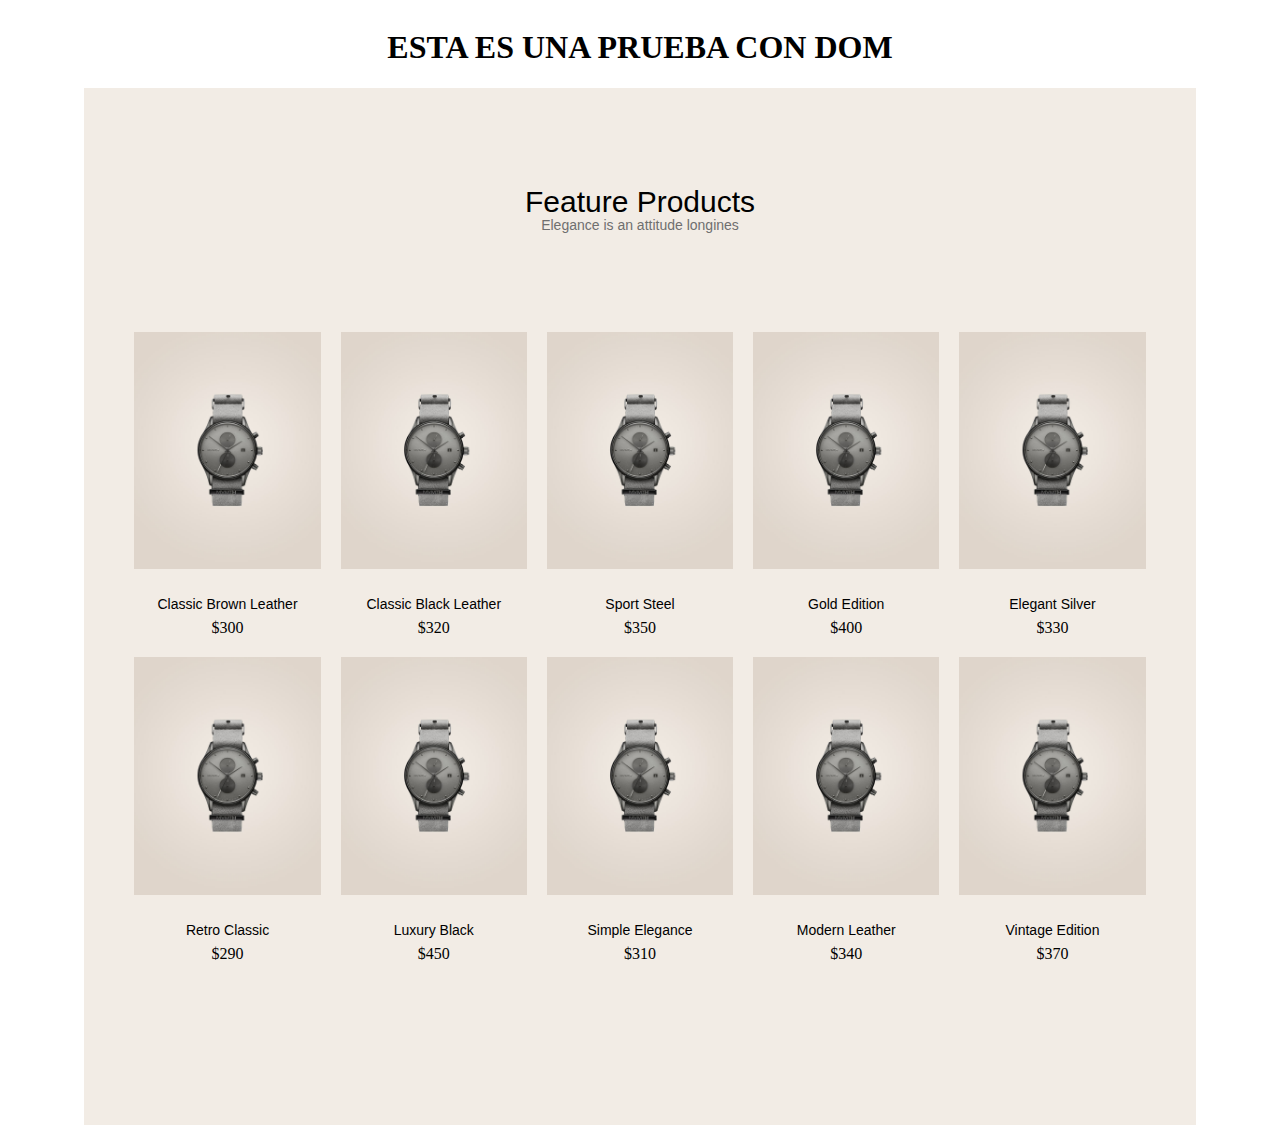
<file: Ejercicio Dom Gallery/index.html>
<!DOCTYPE html>
<html lang="en">
<head>
    <meta charset="UTF-8">
    <meta name="viewport" content="width=device-width, initial-scale=1.0">
    <title>Document</title>
    <link rel="stylesheet" href="style.css">
</head>
<body>
    <header>
        <h1>ESTA ES UNA PRUEBA CON DOM</h1>
    </header>
        <article class="gallery flex-center">
            <h1 class="flex-center niveau em2">Feature Products</h1>
            <h3 class="flex-center niveau em1 color-gris">Elegance is an attitude longines</h3>
            <section class="contenedor-gallery">
        </section>
        </article>

        <script src="script.js"></script>

</body>
</html>
</file>
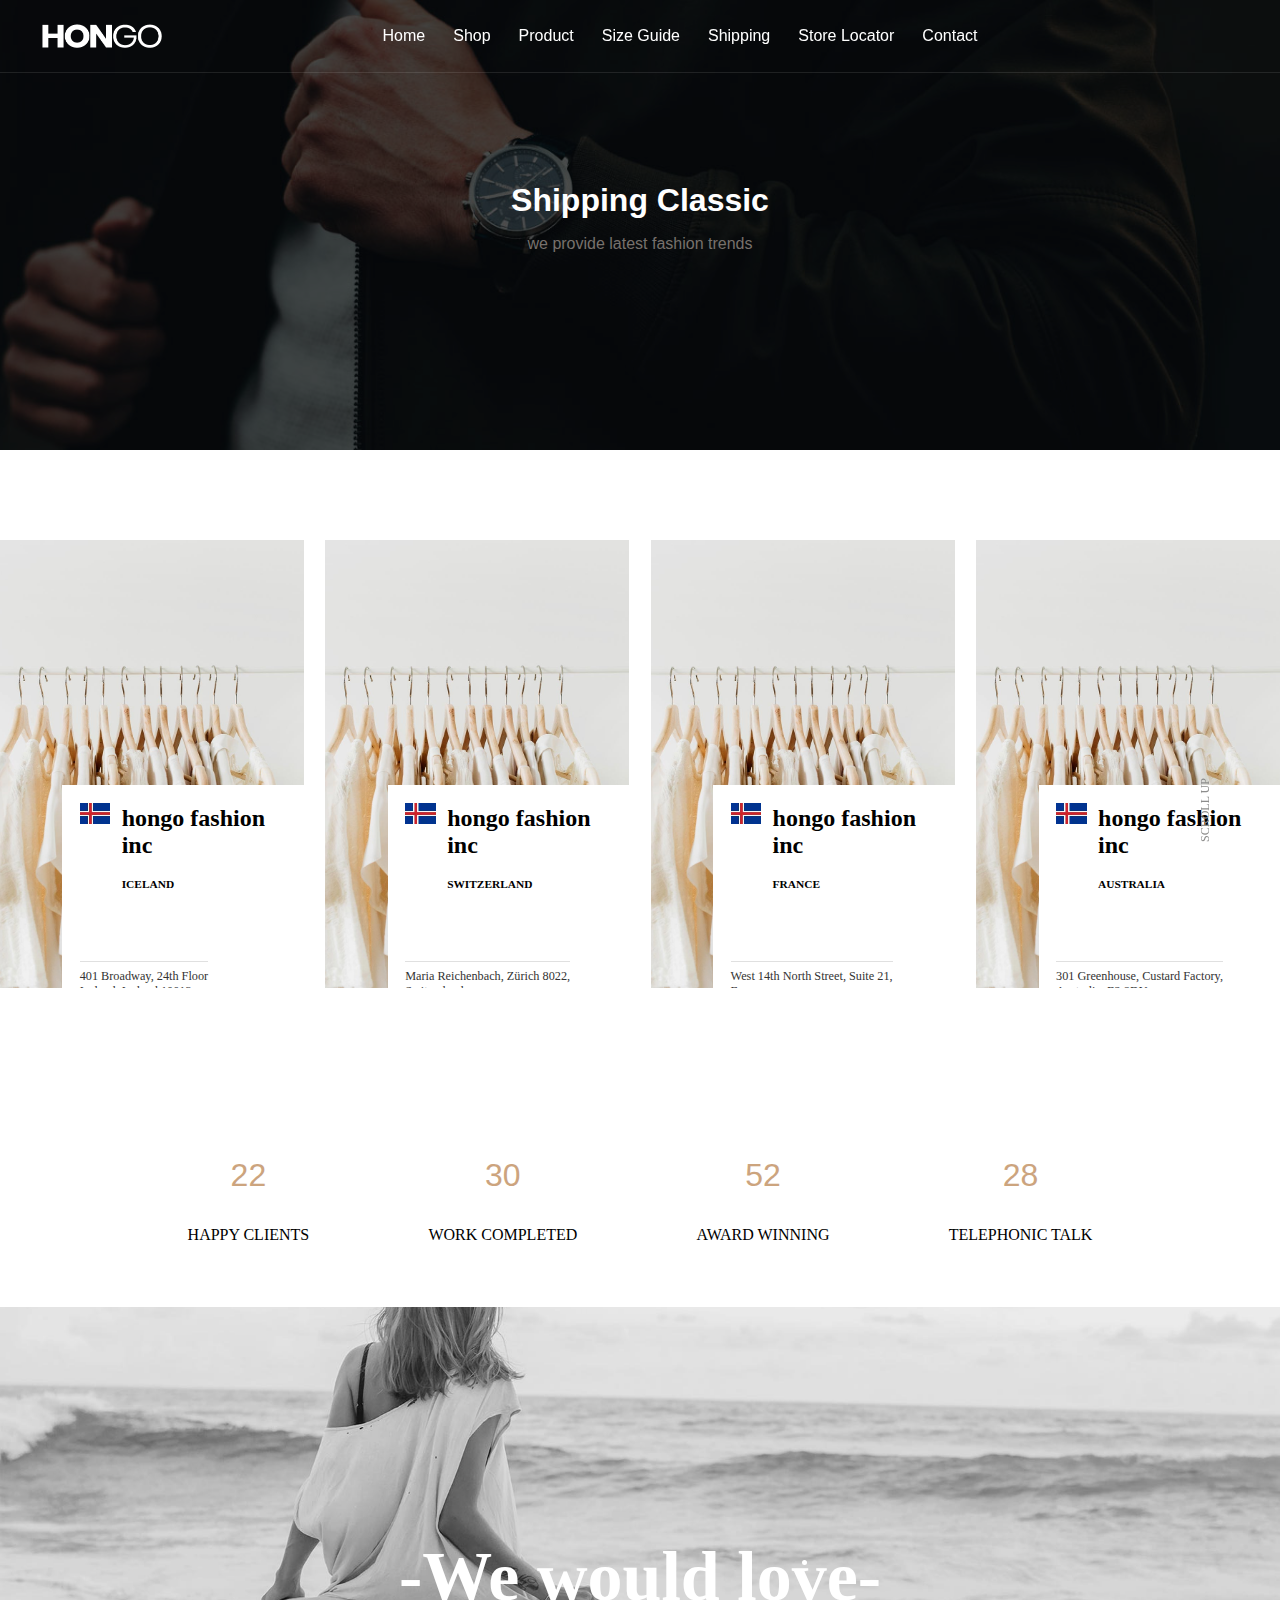
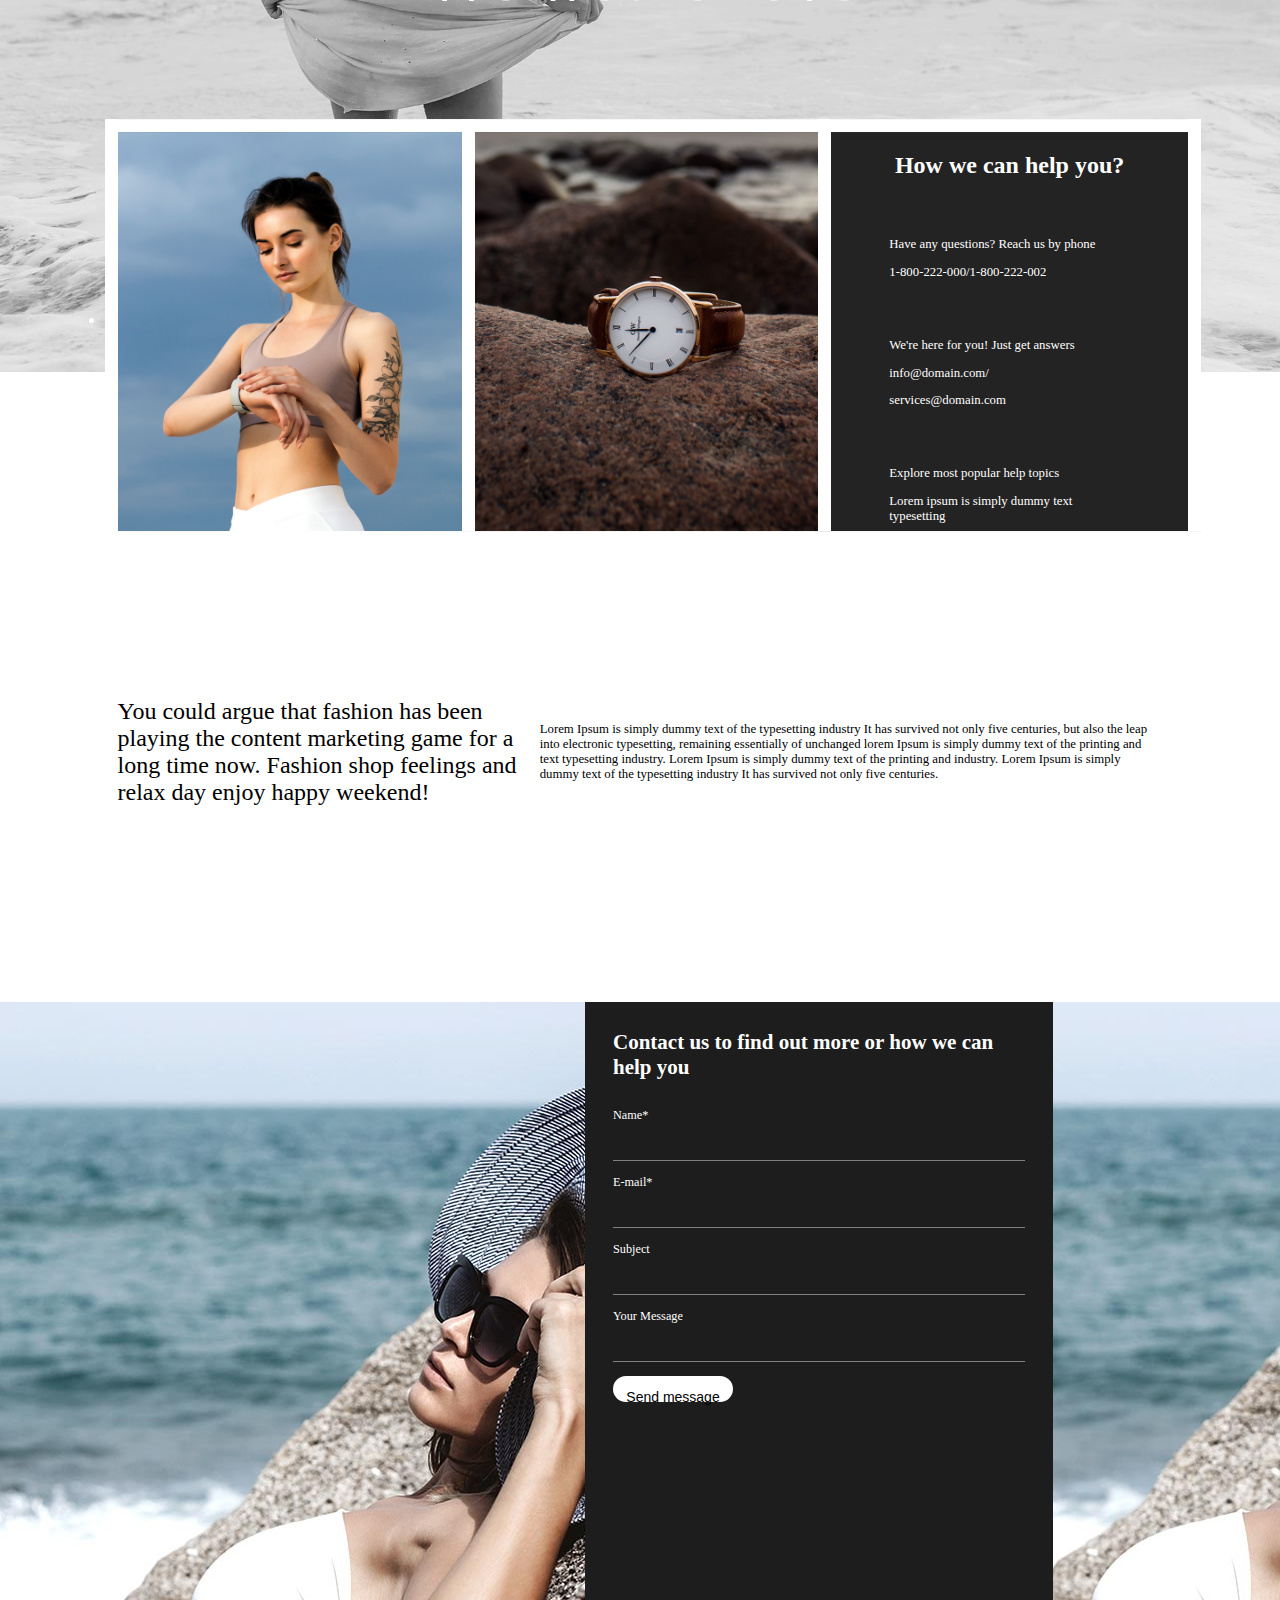
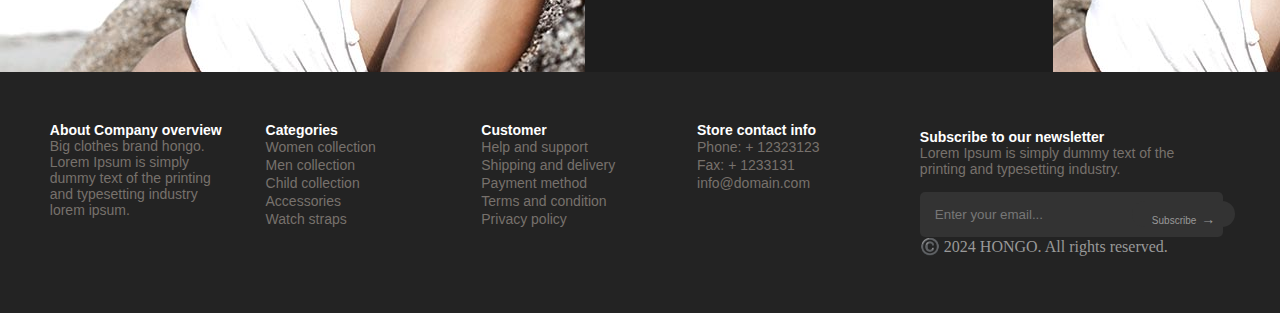
<file: otrasPaginas/contact-page.html>
<!DOCTYPE html>
<html lang="en">

<head>
    <meta charset="UTF-8">
    <meta name="viewport" content="width=device-width, initial-scale=1.0">
    <title>Card Overlay</title>
    <link rel="stylesheet" href="/assets/style.css">
</head>

<body class="mar-pad0" style="background-color: white;">

    <header class="display-flex spc-btw navbar w100 items-center">
            <img class="logo" src="/assets/images/logo.png" alt="logo">
            <nav class="display-flex spc-btw items-center ">
                <ul class="ul-navbar display-flex mar-pad0">
                    <li class="li-navbar"><a href="/index.html" class="color-white niveau em1 pos-relative">Home</a></li>
                    <li class="li-navbar"><a href="/otrasPaginas/gallery.html" class="color-white niveau em1 pos-relative">Shop</a></li>
                    <li class="li-navbar"><a href="/otrasPaginas/watch-product.html" class="color-white niveau em1">Product</a></li>
                    <li class="li-navbar"><a href="/otrasPaginas/size-guide.html" class="color-white niveau em1 pos-relative">Size Guide</a></li>
                    <li class="li-navbar"><a href="/otrasPaginas/Shipping-and-delivery.html" class="color-white niveau em1 pos-relative">Shipping</a></li>
                    <li class="li-navbar"><a href="/otrasPaginas/store-locator.html" class="color-white niveau em1 pos-relative">Store Locator</a></li>
                    <li class="li-navbar"><a href="/otrasPaginas/contact-page.html" class="color-white niveau em1 pos-relative">Contact</a></li>
                </ul>
            </nav>
            <ul class="ul-iconos display-flex">
                <li class="fas li-iconos"><i class="fa-solid fa-magnifying-glass color-white"></i></li>
                <li class="fas li-iconos"><i class="fa-regular fa-user color-white"></i></li>
                <li class="fas li-iconos"><i class="fa-regular fa-heart color-white"></i></li>
                <li class="fas li-iconos"><i class="fa-solid fa-cart-shopping color-white"></i></li>
            </ul>
        </header>
        
    <section class="home-comun display-flex flex-center w100 pos-relative" id="contact">
        <div class="home-texto-comun flex-center display-flex">
            <h2 class="niveau em2 color-white gallery-text">Shipping Classic</h2>
            <p class="niveau em1 color-gris gallery-text">we provide latest fashion trends</p>
        </div>
    </section>










        <div class="card-container-contact">
            <div class="card-contact">
                <img src="/assets/images/contact/firstpic.jpg" alt="Iceland Store" class="card-image">
                <div class="card-info">
                    <img class="flag" src="/assets/images/contact/iceland.webp" alt="Iceland Flag">
                    <div class="country-data">
                        <h2 class="em06">hongo fashion inc</h2>
                        <h3 class="country-name">Iceland</h3>
                    </div>
                    <address>
                        401 Broadway, 24th Floor<br>
                        Iceland, Iceland 10013<br>
                        Phone: 1-800-222-000<br>
                        Email: info@domain.com
                    </address>
                </div>
            </div>

            <div class="card-contact">
                <img src="/assets/images/contact/firstpic.jpg" alt="Switzerland Store" class="card-image">
                <div class="card-info">
                    <img class="flag" src="/assets/images/contact/iceland.webp" alt="Switzerland Flag">
                    <div class="country-data">
                        <h2 class="em06">hongo fashion inc</h2>
                        <h3 class="country-name">Switzerland</h3>
                    </div>
                    <address>
                        Maria Reichenbach, Zürich 8022,<br>
                        Switzerland<br>
                        Phone: 1-800-222-000<br>
                        Email: info@domain.com
                    </address>
                </div>
            </div>

            <div class="card-contact">
                <img src="/assets/images/contact/firstpic.jpg" alt="Sweden Store" class="card-image">
                <div class="card-info">
                    <img class="flag" src="/assets/images/contact/iceland.webp" alt="France Flag">
                    <div class="country-data">
                        <h2 class="em06">hongo fashion inc</h2>
                        <h3 class="country-name">France</h3>
                    </div>
                    <address>
                        West 14th North Street, Suite 21,<br>
                        France<br>
                        Phone: 1-800-222-000<br>
                        Email: info@domain.com
                    </address>
                </div>
            </div>

            <div class="card-contact">
                <img src="/assets/images/contact/firstpic.jpg" alt="Australia Store" class="card-image">
                <div class="card-info">
                    <img class="flag" src="/assets/images/contact/iceland.webp" alt="Australian Flag">
                    <div class="country-data">
                        <h2 class="em06">hongo fashion inc</h2>
                        <h3 class="country-name">Australia</h3>
                    </div>
                    <address>
                        301 Greenhouse, Custard Factory,<br>
                        Australia, E2 8DY.<br>
                        Phone: 1-800-222-000<br>
                        Email: info@domain.com
                    </address>
                </div>
            </div>
        </div>

        <section class="masData-contact">
            <div class="intermedio">
                <p class="niveau color-dorado em2">22</p>
                <p>HAPPY CLIENTS</p>
            </div>
            <div class="intermedio">
                <p class="niveau color-dorado em2">30</p>
                <p>WORK COMPLETED</p>
            </div>
            <div class="intermedio">
                <p class="niveau color-dorado em2">52</p>
                <p>AWARD WINNING</p>
            </div>
            <div class="intermedio">
                <p class="niveau color-dorado em2">28</p>
                <p>TELEPHONIC TALK</p>
            </div>
        </section>

        <section class="overlay">
            <div class="text-center">
                <h1 class="custom-heading">-We would love-</h1>
            </div>
            <div class="parent">
                <!-- Frame 1 -->
                <ul>
                    <li><img src="/assets/images/contact/chica con reloj.jpg" alt="frame1"
                            class="imagenes-grid-contact-1 ">
                    </li>
                </ul>

                <!-- Frame 2 -->
                <ul>
                    <li><img src="/assets/images/contact/watch-52.jpg" alt="frame2" class="imagenes-grid-contact-1 ">
                    </li>
                </ul>

                <!-- Frame 3 -->
                <ul>
                    <li>
                        <div class="solid-box imagenes-grid-contact-1">
                            <h2>How we can help you?</h2>
                            <div class="solid-box-text">
                                <p class="em08 text-left">Have any questions? Reach us by phone</p>
                                <p class="em08 text-left">1-800-222-000/1-800-222-002</p>
                            </div>
                            <div class="solid-box-text">
                                <p class="em08 text-left">We're here for you! Just get answers</p>
                                <p class="em08 text-left">info@domain.com/</p>
                                <p class="em08 text-left">services@domain.com</p>
                            </div>
                            <div class="solid-box-text">
                                <p class="em08 text-left">Explore most popular help topics</p>
                                <p class="em08 text-left">Lorem ipsum is simply dummy text typesetting</p>
                            </div>
                    </li>
                </ul>
            </div>
        </section>
        <section class="white-section">
            <div class="text-left width-50">
                <p class="em1-5">You could argue that fashion has been playing the content marketing game for a long
                    time now. Fashion shop feelings and relax day enjoy happy weekend!</p>
            </div>
            <div class="text-right width-50">
                <p class="em08 text-center">Lorem Ipsum is simply dummy text of the typesetting industry It has survived
                    not only five centuries, but also the leap into electronic typesetting, remaining essentially of
                    unchanged lorem Ipsum is simply dummy text of the printing and text typesetting industry. Lorem
                    Ipsum is simply dummy text of the printing and industry. Lorem Ipsum is simply dummy text of the
                    typesetting industry It has survived not only five centuries.
                </p>
            </div>
        </section>
    </div>
    <div class="parent-2">
        <div>
            <iframe class="contact-maps"
                src="https://www.google.com/maps/embed?pb=!1m18!1m12!1m3!1d3151.8660780194846!2d144.96623407673445!3d-37.81660573420185!2m3!1f0!2f0!3f0!3m2!1i1024!2i768!4f13.1!3m3!1m2!1s0x6ad65d4c2b349649%3A0xb6899234e561db11!2sEnvato%20Pty%20Ltd!5e0!3m2!1ses!2sar!4v1730935530393!5m2!1ses!2sar"
                width="585" height="670" style="border:0;" allowfullscreen="" loading="lazy"
                referrerpolicy="no-referrer-when-downgrade"></iframe>
        </div>
        <div class="consulta">
            <h1>Contact us to find out more or how we can help you</h1>
            <form class="contact-form">
                <div class="input-contact">
                    <label for="name">Name<span class="required">*</span></label>
                    <input type="text" id="username" name="username">
                </div>
                <div class="input-contact">
                    <label for="email">E-mail<span class="required">*</span></label>
                    <input type="email" id="email" name="email">
                </div>
                <div class="input-contact">
                    <label for="subject">Subject</label>
                    <input type="text" id="subject" name="subject">
                </div>
                <div class="input-contact">
                    <label for="subject">Your Message</label>
                    <input type="text" id="message" name="message">
                </div>
                <button type="button" class="send">Send message</button>
            </form>
        </div>
    </div>
    <a class="scrollup" href="#">SCROLL UP</a>


    <footer class="display-flex pos-relative">
    <div class="footer-container display-grid">
        <article class="footer-articles">
            <h5 class="niveau rem1 color-white">About Company overview</h5>
            <p class="rem1 color-gris niveau">
                Big clothes brand hongo. Lorem Ipsum is 
                simply dummy text of the printing 
                and typesetting industry lorem ipsum.
            </p>
        </article>
        <article class="footer-articles">
            <h5 class="rem1 niveau color-white">Categories</h5>
            <ul>
                <li><a href="" class="rem1 color-gris niveau">Women collection</a></li>
                <li><a href="" class="rem1 color-gris niveau">Men collection</a></li>
                <li><a href="" class="rem1 color-gris niveau">Child collection</a></li>
                <li><a href="" class="rem1 color-gris niveau">Accessories</a></li>
                <li><a href="" class="rem1 color-gris niveau">Watch straps</a></li>
            </ul>
        </article>
        <article class="footer-articles">
            <h5 class="rem1 niveau color-white">Customer</h5>
            <ul>
                <li><a href="" class="rem1 color-gris niveau">Help and support</a></li>
                <li><a href="" class="rem1 color-gris niveau">Shipping and delivery</a></li>
                <li><a href="" class="rem1 color-gris niveau">Payment method</a></li>
                <li><a href="" class="rem1 color-gris niveau">Terms and condition</a></li>
                <li><a href="" class="rem1 color-gris niveau">Privacy policy</a></li>
            </ul>
        </article>
        <article class="footer-articles">
            <h5 class="rem1 niveau color-white">Store contact info</h5>
            <ul>
                <li><a href="" class="rem1 color-gris niveau"><i class="fa-solid fa-phone"></i>  Phone: + 12323123</a></li>
                <li><a href="" class="rem1 color-gris niveau"><i class="fa-solid fa-fax"></i>  Fax: + 1233131</a></li>
                <li><a href="" class="rem1 color-gris niveau"><i class="fa-solid fa-envelope"></i>info@domain.com</a></li>
                <ul>
                    <li></li>
                    <li></li>
                    <li></li>
                    <li></li>
                </ul>
            </ul>
        </article>
        <article class="footer-articles">
            <h5 class="rem1 niveau color-white">Subscribe to our newsletter</h5>
            <p class="rem1 color-gris niveau">Lorem Ipsum is simply dummy text of the printing and typesetting industry.</p>
                <form class="display-flex items-center">
                    <input type="email" id="email" name="email" placeholder="Enter your email...">
                    <button type="submit">Subscribe</button>
                </form>
                <p>©️ 2024 HONGO. All rights reserved.</p>
                </p>
        </article>
    </div>

</footer>
</body>
<script src="/assets/script.js"></script>

</html>
</file>
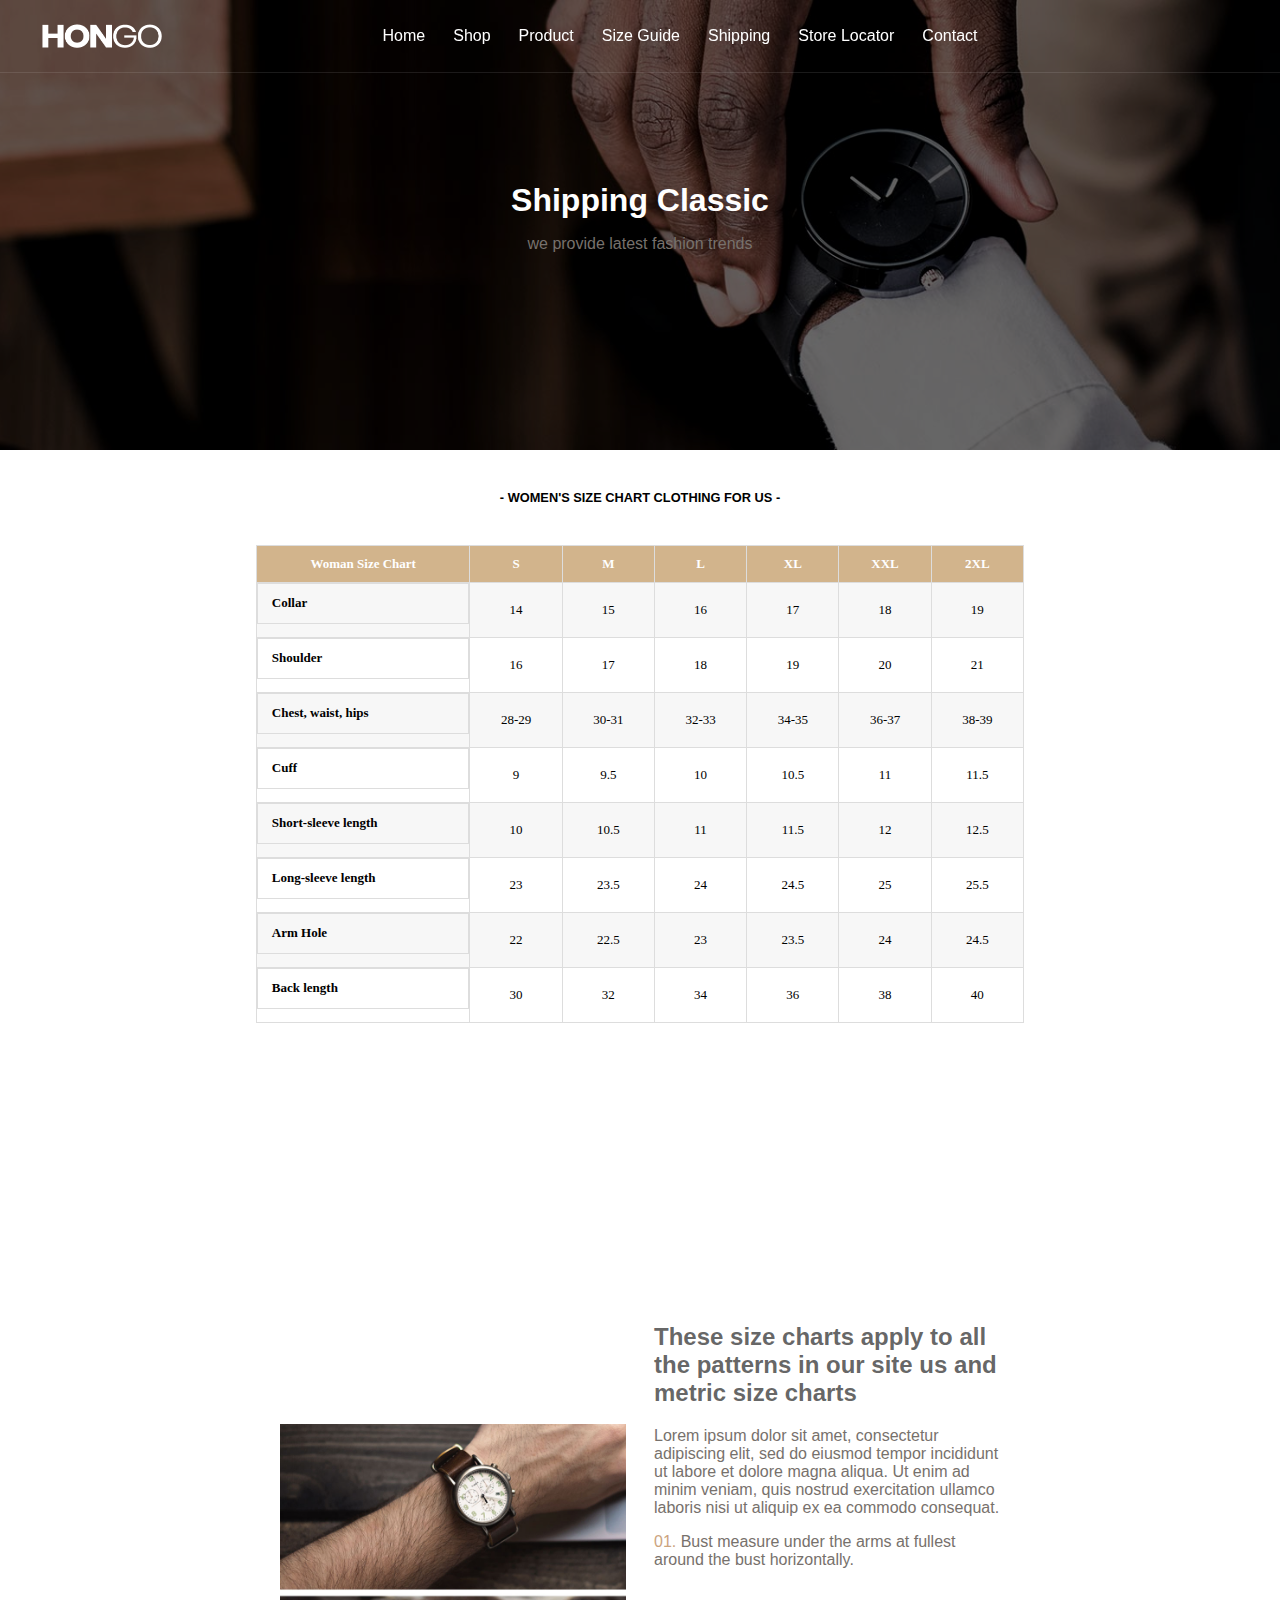
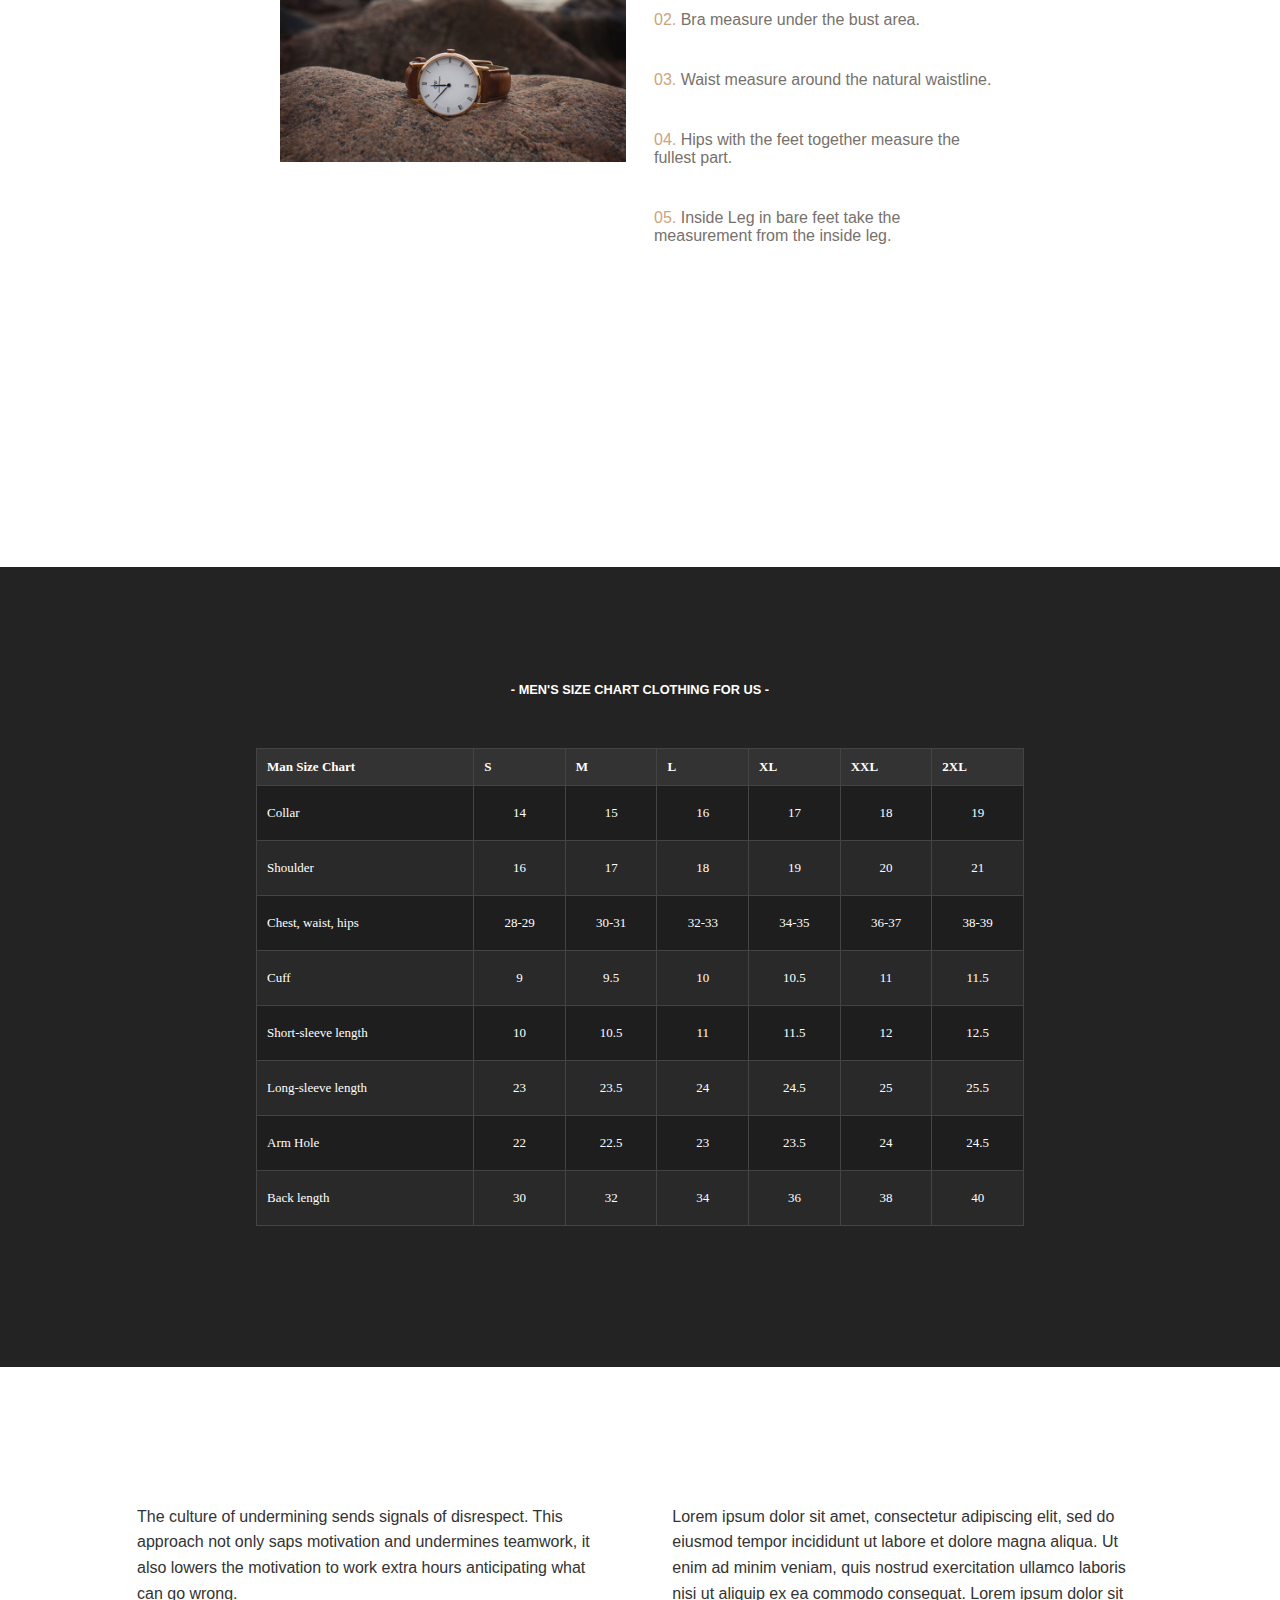
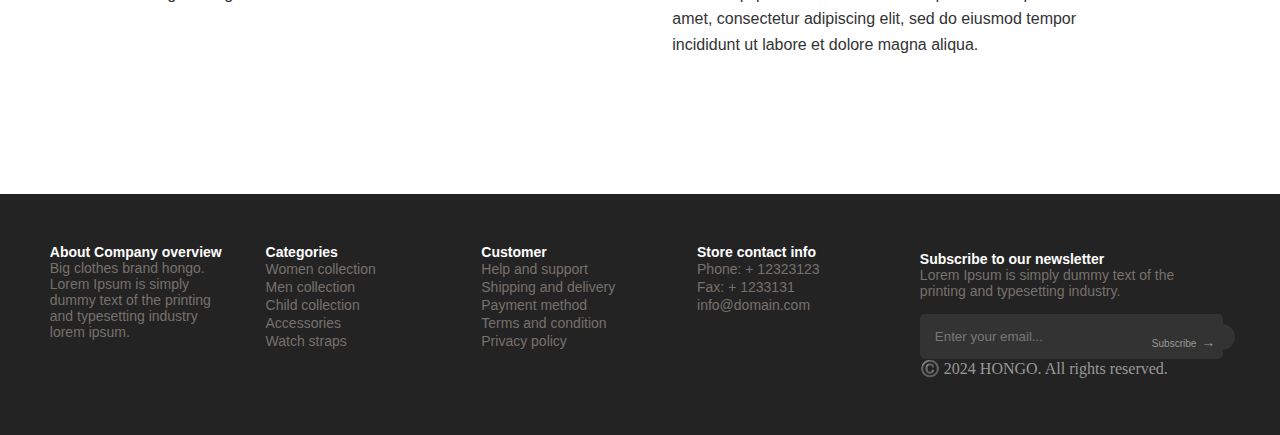
<file: otrasPaginas/size-guide.html>
<!DOCTYPE html>
<html lang="en">

<head>
  <meta charset="UTF-8" />
  <meta name="viewport" content="width=device-width, initial-scale=1.0" />
  <title>Women's Size Chart</title>
  <link rel="stylesheet" href="/assets/style.css" />
</head>

<body class="mar-pad0" style="background-color: white;">

    <header class="display-flex spc-btw navbar w100 items-center">
            <img class="logo" src="/assets/images/logo.png" alt="logo">
            <nav class="display-flex spc-btw items-center ">
                <ul class="ul-navbar display-flex mar-pad0">
                    <li class="li-navbar"><a href="/index.html" class="color-white niveau em1 pos-relative">Home</a></li>
                    <li class="li-navbar"><a href="/otrasPaginas/gallery.html" class="color-white niveau em1 pos-relative">Shop</a></li>
                    <li class="li-navbar"><a href="" class="color-white niveau em1">Product</a></li>
                    <li class="li-navbar"><a href="" class="color-white niveau em1 pos-relative">Size Guide</a></li>
                    <li class="li-navbar"><a href="/otrasPaginas/Shipping-and-delivery.html" class="color-white niveau em1 pos-relative">Shipping</a></li>
                    <li class="li-navbar"><a href="/otrasPaginas/store-locator.html" class="color-white niveau em1 pos-relative">Store Locator</a></li>
                    <li class="li-navbar"><a href="" class="color-white niveau em1 pos-relative">Contact</a></li>
                </ul>
            </nav>
            <ul class="ul-iconos display-flex">
                <li class="fas li-iconos"><i class="fa-solid fa-magnifying-glass color-white"></i></li>
                <li class="fas li-iconos"><i class="fa-regular fa-user color-white"></i></li>
                <li class="fas li-iconos"><i class="fa-regular fa-heart color-white"></i></li>
                <li class="fas li-iconos"><i class="fa-solid fa-cart-shopping color-white"></i></li>
            </ul>
        </header>
        
    <section class="home-comun display-flex flex-center w100 pos-relative" id="size-guide">
        <div class="home-texto-comun flex-center display-flex">
            <h2 class="niveau em2 color-white gallery-text">Shipping Classic</h2>
            <p class="niveau em1 color-gris gallery-text">we provide latest fashion trends</p>
        </div>
    </section>


  <h2 class="niveau em08 flex-center" style="margin: 40px;">
    - WOMEN'S SIZE CHART CLOTHING FOR US -
  </h2>
  <table class="size-chart">
    <thead>
      <tr>
        <th>Woman Size Chart</th>
        <th>S</th>
        <th>M</th>
        <th>L</th>
        <th>XL</th>
        <th>XXL</th>
        <th>2XL</th>
      </tr>
    </thead>
    <tbody>
      <tr class="cuerpo-color numbers">
        <td class="cuerpo cuerpo-color">Collar</td>
        <td class="cuerpo-color numbers">14</td>
        <td class="cuerpo-color numbers">15</td>
        <td class="cuerpo-color numbers">16</td>
        <td class="cuerpo-color numbers">17</td>
        <td class="cuerpo-color numbers">18</td>
        <td class="cuerpo-color numbers">19</td>
      </tr>
      <tr class="numbers">
        <td class="cuerpo">Shoulder</td>
        <td class="numbers">16</td>
        <td class="numbers">17</td>
        <td class="numbers">18</td>
        <td class="numbers">19</td>
        <td class="numbers">20</td>
        <td class="numbers">21</td>
      </tr>
      <tr class="cuerpo-color numbers">
        <td class="cuerpo cuerpo-color">Chest, waist, hips</td>
        <td class="cuerpo-color numbers">28-29</td>
        <td class="cuerpo-color numbers">30-31</td>
        <td class="cuerpo-color numbers">32-33</td>
        <td class="cuerpo-color numbers">34-35</td>
        <td class="cuerpo-color numbers">36-37</td>
        <td class="cuerpo-color numbers">38-39</td>
      </tr>
      <tr class="numbers">
        <td class="cuerpo">Cuff</td>
        <td class="numbers">9</td>
        <td class="numbers">9.5</td>
        <td class="numbers">10</td>
        <td class="numbers">10.5</td>
        <td class="numbers">11</td>
        <td class="numbers">11.5</td>
      </tr>
      <tr class="cuerpo-color numbers">
        <td class="cuerpo cuerpo-color">Short-sleeve length</td>
        <td class="cuerpo-color numbers">10</td>
        <td class="cuerpo-color numbers">10.5</td>
        <td class="cuerpo-color numbers">11</td>
        <td class="cuerpo-color numbers">11.5</td>
        <td class="cuerpo-color numbers">12</td>
        <td class="cuerpo-color numbers">12.5</td>
      </tr>
      <tr class="numbers">
        <td class="cuerpo">Long-sleeve length</td>
        <td class="numbers">23</td>
        <td class="numbers">23.5</td>
        <td class="numbers">24</td>
        <td class="numbers">24.5</td>
        <td class="numbers">25</td>
        <td class="numbers">25.5</td>
      </tr>
      <tr class="cuerpo-color numbers">
        <td class="cuerpo cuerpo-color">Arm Hole</td>
        <td class="cuerpo-color numbers">22</td>
        <td class="cuerpo-color numbers">22.5</td>
        <td class="cuerpo-color numbers">23</td>
        <td class="cuerpo-color numbers">23.5</td>
        <td class="cuerpo-color numbers">24</td>
        <td class="cuerpo-color numbers">24.5</td>
      </tr>
      <tr class="numbers">
        <td class="cuerpo">Back length</td>
        <td class="numbers">30</td>
        <td class="numbers">32</td>
        <td class="numbers">34</td>
        <td class="numbers">36</td>
        <td class="numbers">38</td>
        <td class="numbers">40</td>
      </tr>
    </tbody>
  </table>
  <section class="display-flex spc-btw flex-center size-chart-text-section">
    <div class="w50 flex-center">
      <img src="/assets/images/sizeGuide/watch-size-guide-03.jpg" alt="Watch on wrist" class="w100 imagen-doble">
    </div>
    <div class="w50 text-left size-chart-text">
      <ul class="myriad em1 color-gris items-center no-bullets">
        <h2 class="niveau em1-5 color-gris-oscuro items-center">
          These size charts apply to all the patterns in our site us and metric size charts
        </h2>
        <p class="myriad em1 color-gris items-center">
          Lorem ipsum dolor sit amet, consectetur adipiscing elit, sed do eiusmod tempor incididunt ut labore et dolore
          magna aliqua. Ut enim ad minim veniam, quis nostrud exercitation ullamco laboris nisi ut aliquip ex ea commodo
          consequat.
        </p>
        <li><span class="color-dorado">01.</span> Bust measure under the arms at fullest around the bust horizontally.
        </li>
        <li><span class="color-dorado">02.</span> Bra measure under the bust area.</li>
        <li><span class="color-dorado">03.</span> Waist measure around the natural waistline.</li>
        <li><span class="color-dorado">04.</span> Hips with the feet together measure the fullest part.</li>
        <li><span class="color-dorado">05.</span> Inside Leg in bare feet take the measurement from the inside leg.</li>
      </ul>
    </div>
  </section>
  <section class="section-men">
    <h2 class="niveau em08 color-gris-oscuro">
      - MEN'S SIZE CHART CLOTHING FOR US -
    </h2>
  <table class="size-chart-table">
    <thead>
      <tr>
        <th class="size-chart-header text-left">Man Size Chart</th>
        <th class="size-chart-header">S</th>
        <th class="size-chart-header">M</th>
        <th class="size-chart-header">L</th>
        <th class="size-chart-header">XL</th>
        <th class="size-chart-header">XXL</th>
        <th class="size-chart-header">2XL</th>
      </tr>
    </thead>
    <tbody>
      <tr>
        <td class="size-chart-cell text-left">Collar</td>
        <td class="size-chart-cell">14</td>
        <td class="size-chart-cell">15</td>
        <td class="size-chart-cell">16</td>
        <td class="size-chart-cell">17</td>
        <td class="size-chart-cell">18</td>
        <td class="size-chart-cell">19</td>
      </tr>
      <tr>
        <td class="size-chart-cell text-left">Shoulder</td>
        <td class="size-chart-cell">16</td>
        <td class="size-chart-cell">17</td>
        <td class="size-chart-cell">18</td>
        <td class="size-chart-cell">19</td>
        <td class="size-chart-cell">20</td>
        <td class="size-chart-cell">21</td>
      </tr>
      <tr>
        <td class="size-chart-cell text-left">Chest, waist, hips</td>
        <td class="size-chart-cell">28-29</td>
        <td class="size-chart-cell">30-31</td>
        <td class="size-chart-cell">32-33</td>
        <td class="size-chart-cell">34-35</td>
        <td class="size-chart-cell">36-37</td>
        <td class="size-chart-cell">38-39</td>
      </tr>
      <tr>
        <td class="size-chart-cell text-left">Cuff</td>
        <td class="size-chart-cell">9</td>
        <td class="size-chart-cell">9.5</td>
        <td class="size-chart-cell">10</td>
        <td class="size-chart-cell">10.5</td>
        <td class="size-chart-cell">11</td>
        <td class="size-chart-cell">11.5</td>
      </tr>
      <tr>
        <td class="size-chart-cell text-left">Short-sleeve length</td>
        <td class="size-chart-cell">10</td>
        <td class="size-chart-cell">10.5</td>
        <td class="size-chart-cell">11</td>
        <td class="size-chart-cell">11.5</td>
        <td class="size-chart-cell">12</td>
        <td class="size-chart-cell">12.5</td>
      </tr>
      <tr>
        <td class="size-chart-cell text-left">Long-sleeve length</td>
        <td class="size-chart-cell">23</td>
        <td class="size-chart-cell">23.5</td>
        <td class="size-chart-cell">24</td>
        <td class="size-chart-cell">24.5</td>
        <td class="size-chart-cell">25</td>
        <td class="size-chart-cell">25.5</td>
      </tr>
      <tr>
        <td class="size-chart-cell text-left">Arm Hole</td>
        <td class="size-chart-cell">22</td>
        <td class="size-chart-cell">22.5</td>
        <td class="size-chart-cell">23</td>
        <td class="size-chart-cell">23.5</td>
        <td class="size-chart-cell">24</td>
        <td class="size-chart-cell">24.5</td>
      </tr>
      <tr>
        <td class="size-chart-cell text-left">Back length</td>
        <td class="size-chart-cell">30</td>
        <td class="size-chart-cell">32</td>
        <td class="size-chart-cell">34</td>
        <td class="size-chart-cell">36</td>
        <td class="size-chart-cell">38</td>
        <td class="size-chart-cell">40</td>
      </tr>
    </tbody>
  </table>
</section>
<div class="section-container">
  <div class="text-block em1 niveau">
      The culture of undermining sends signals of disrespect. This approach not only saps motivation and undermines teamwork, it also lowers the motivation to work extra hours anticipating what can go wrong.
  </div>
  <div class="text-block em1 niveau">
      Lorem ipsum dolor sit amet, consectetur adipiscing elit, sed do eiusmod tempor incididunt ut labore et dolore magna aliqua. Ut enim ad minim veniam, quis nostrud exercitation ullamco laboris nisi ut aliquip ex ea commodo consequat. Lorem ipsum dolor sit amet, consectetur adipiscing elit, sed do eiusmod tempor incididunt ut labore et dolore magna aliqua.
  </div>
</div>
</section>



<footer class="display-flex pos-relative">
    <div class="footer-container display-grid">
        <article class="footer-articles">
            <h5 class="niveau rem1 color-white">About Company overview</h5>
            <p class="rem1 color-gris niveau">
                Big clothes brand hongo. Lorem Ipsum is 
                simply dummy text of the printing 
                and typesetting industry lorem ipsum.
            </p>
        </article>
        <article class="footer-articles">
            <h5 class="rem1 niveau color-white">Categories</h5>
            <ul>
                <li><a href="" class="rem1 color-gris niveau">Women collection</a></li>
                <li><a href="" class="rem1 color-gris niveau">Men collection</a></li>
                <li><a href="" class="rem1 color-gris niveau">Child collection</a></li>
                <li><a href="" class="rem1 color-gris niveau">Accessories</a></li>
                <li><a href="" class="rem1 color-gris niveau">Watch straps</a></li>
            </ul>
        </article>
        <article class="footer-articles">
            <h5 class="rem1 niveau color-white">Customer</h5>
            <ul>
                <li><a href="" class="rem1 color-gris niveau">Help and support</a></li>
                <li><a href="" class="rem1 color-gris niveau">Shipping and delivery</a></li>
                <li><a href="" class="rem1 color-gris niveau">Payment method</a></li>
                <li><a href="" class="rem1 color-gris niveau">Terms and condition</a></li>
                <li><a href="" class="rem1 color-gris niveau">Privacy policy</a></li>
            </ul>
        </article>
        <article class="footer-articles">
            <h5 class="rem1 niveau color-white">Store contact info</h5>
            <ul>
                <li><a href="" class="rem1 color-gris niveau"><i class="fa-solid fa-phone"></i>  Phone: + 12323123</a></li>
                <li><a href="" class="rem1 color-gris niveau"><i class="fa-solid fa-fax"></i>  Fax: + 1233131</a></li>
                <li><a href="" class="rem1 color-gris niveau"><i class="fa-solid fa-envelope"></i>info@domain.com</a></li>
                <ul>
                    <li></li>
                    <li></li>
                    <li></li>
                    <li></li>
                </ul>
            </ul>
        </article>
        <article class="footer-articles">
            <h5 class="rem1 niveau color-white">Subscribe to our newsletter</h5>
            <p class="rem1 color-gris niveau">Lorem Ipsum is simply dummy text of the printing and typesetting industry.</p>
                <form class="display-flex items-center">
                    <input type="email" id="email" name="email" placeholder="Enter your email...">
                    <button type="submit">Subscribe</button>
                </form>
                <p>©️ 2024 HONGO. All rights reserved.</p>
                </p>
        </article>
    </div>

</footer>
<script src="/assets/script.js"></script>
</body>
</html>
</file>
<file: Ejercicio Dom Gallery/style.css>
header{
    text-align: center;
    display: flex;
    justify-content: center;
}

.gallery{
    margin: 0;
    background-color: #F2ECE5;
    padding:0px 50px;
    width: 80%;
    margin: auto;
    display: grid;
}

.gallery h1, h3{
    text-align: center;
}

.gallery h1{
    margin: 0px;
    margin-top: 11vh;
    font-family: "niveau-grotesk", sans-serif;
    font-weight: 500;
    font-style: normal;
    font-size: 30px;
    line-height: 30px;
}

.gallery h3{
    margin: 0;
    margin-bottom: 11vh;
    font-family: "myriad-pro", sans-serif;
    font-weight: 400;
    font-style: normal;
    font-size: 14px;
    color: rgb(111, 111, 111);
}

.contenedor-gallery{
    display: grid;
    grid-template-columns: repeat(5, 1fr);
    gap: 20px;
    background-color: #F2ECE5;
    margin-bottom: 18vh;
}

.articulo img{
    width: 100%;
    height: auto; 
}

.articulo{
    display: flex;
    flex-direction: column;
    align-items: center;
}

.articulo h1{
    font-size: 14px;
    margin-top: 20px;
}

.articulo p{
    margin: 0px;
}
</file>
<file: assets/style.css>
/*---------------------CLASES ÚTILES---------------------*/
.flex-center {
    justify-content: center;
    text-align: center;
    align-items: center;
}

.text-left{
    text-align: left;
}

.display-grid{
    display: grid;
}

.display-flex {
    display: flex;
}

.spc-btw {
    justify-content: space-between;
}

.items-center {
    align-items: center;
}

.color-white {
    color: white;
}

.w100 {
    width: 100%;
}

.w50{
    width: 50%;
}

.niveau{
    font-family: "niveau-grotesk", sans-serif;
    font-style: normal;
}

.myriad{
    font-family: "myriad-pro", sans-serif;
    font-style: normal;
}

.color-dorado{
    color: #cca47e;
}
.rem1{
    font-size: 1rem;
}
.em2{
    font-size: 2em;
}
.em1-5{
    font-size: 1.5em;
}
.em1{
    font-size: 1em;
}
.em4{
    font-size: 4em;
}
.em05{
    font-size: 0.5em;
}

.em08{
    font-size: 0.8em;
}
.color-gris{
    color: rgb(119,113,108);
}

.color-gris-oscuro{
    color: rgba(35, 35, 35, 0.7);
}

.back-cover{
    background-repeat: no-repeat;
    background-size: cover;
    background-position: center;
}

.mar-pad0{
    margin: 0;
    padding: 0;
}

.fl-wrap{
    flex-wrap: wrap;
}



.pos-absolute{
    position: absolute;
}

.pos-relative{
    position: relative;
}

/*---------------------ESTILOS GENERALES---------------------*/


/*---------------------SCROLL UP---------------------*/
.scrollup{
    position: fixed;
    writing-mode: vertical-lr;
    width: 50px;
    height: 100px;
    bottom: 40px;
    right: 50px;
    rotate: 180deg;
    text-align: center;
    line-height: 50px;
    color: #8d8d8c;
    font-size: 12px;
    z-index: 99999999;
    text-decoration: none;
  }

/*-----------------------------------------------*/
html {
    scroll-behavior: smooth;
    font-size: 14px;
}

body {
    background-color: #F2ECE5;
    font-size: 16px;
    overflow-x: hidden;
}

header {
    border-bottom: 1px solid rgba(255, 255, 255, 0.1); /* Línea */
    height: 8vh;
}

.navbar {
    position: fixed; /*El elemento se coloca en relación a la ventana del navegador, no al elemento contenedor, y no se moverá al hacer scroll.*/
    top: 0;
    left: 0;
    z-index: 1000;
    transition: top 0.3s ease, opacity 0.3s ease;
    opacity: 1; /* Asegura que esté visible al inicio */
}

.navbar.hidden {
    top: -70px;
    opacity: 0; /* Opcional: para un efecto de desvanecimiento */
}

.navbar.black {
    background-color: black;
}

.logo {
    width: 120px;
    height: 24px;
    margin-left: 3rem;
}

.ul-navbar {
    list-style: none;
}

.li-navbar {
    margin: 1rem;
}

.li-navbar a {
    text-decoration: none;
    transition: opacity 0.3s ease-in-out;
}

.li-navbar a:hover{
    opacity: 0.6;
}


/* NAVBAR ANIMACIÓN */
.navbar ul li a::before {
    content: '';
    position: absolute;
    width: 0;
    height: 1px;
    background-color: #fff;
    bottom: 0;
    left: 0;
    transition: width 0.3s ease-in-out;
}

.navbar ul li a:hover::before {
    width: 100%;
}

.ul-iconos {
    margin-right: 3rem;
    list-style: none;
}

.li-iconos i {
    margin: 5px;
}

/*HAMBURGUESAAA*/
.navbar .menu-toggle {
    display: none;
}

@media (max-width: 768px) {
    .ul-navbar, .ul-iconos, .logo {
        display: none;
    }

    .navbar .menu-toggle {
        display: block;
        margin-left: 1rem;
    }

    .ul-navbar.responsive {
        display: flex;
        flex-direction: column;
        position: absolute;
        top: 60px; /* Ajusta según tu navbar */
        left: 0;
        width: 100%;
        background-color: #333;
        z-index: 1;
    }

    .ul-navbar.responsive .li-navbar {
        margin: 1rem 0;
        text-align: center;
    }
}

/*PARTE DEL HOME*/

.home{
    height: 100vh;
    background-color: #2B241F;
    padding: 0 20px;
    gap: 20px;
}

.home-reloj{
    flex: 1;
    text-align: right;
    padding-right: 30px;
}

.home-reloj img{
    width: 70%;
    height: auto;
    max-width: 1000px; /* Tamaño máximo de la imagen */
}

.home-content{
    flex: 1;
    text-align: left;
    padding-left: 30px;
}

.home-content h1{
    margin: 5px;
    word-spacing: 3px;
    
}

.home-content h1::before{
    content: "-";
    font-size: 30px;
    margin-right:6px;
}

.home-content h3{
    line-height: 60px;
    margin: 5px;

}

button{
    height: 26px;
    width: 120px;
    border-radius: 40px;
    background-color: #2B241F;
    border-color: #cca47e;
    font-size: 10px;
}

button:hover{
    transition: 0.4s;
    background-color: #cca47e;
    color: #ffffff;
}


@media (max-width: 768px) {
    .home {
        flex-direction: column; /* Ajustar disposición vertical */
        padding-bottom: 40px;
    }
    .home-reloj {
        margin-top: 60px;
        text-align: center;
        padding: 0; /* Eliminar padding en pantallas pequeñas */
    }
    .home-reloj img {
        max-width: 50%; /* Ajustar tamaño de la imagen */
    }
    .home-content {
        text-align: center;
        padding: 0 20px; /* Reducir padding lateral */
    }
    .home-content h3 {
        font-size: 1em; /* Reducir el tamaño de texto */
        line-height: 1.5em;
        text-align: center;
    }
    button {
        font-size: 12px; /* Aumentar tamaño del botón para pantallas pequeñas */
        width: 150px; /* Botón más grande en pantallas pequeñas */
    }
}

/*TERCERA PARTE*/

.masData{
    flex-wrap: wrap;
    background-color: #F2ECE5;
}

.masData .intermedio{
    width: 20%;
    height: 15vh;
}

@media (max-width: 1200px) {
    .masData .intermedio {
        margin-top: 50px;
        width: 25%; /* Cambia el ancho a 25% en pantallas más pequeñas */
    }
}

@media (max-width: 992px) {
    .masData .intermedio {
        width: 33.33%; /* Cambia el ancho a 33.33% en pantallas más pequeñas */
    }
}

@media (max-width: 768px) {
    .masData .intermedio {
        width: 50%; /* Cambia el ancho a 50% en pantallas más pequeñas */
    }
}

@media (max-width: 576px) {
    .masData .intermedio {
        width: 100%; /* Cambia el ancho a 100% en pantallas más pequeñas */
        height: auto; /* Deja que la altura se ajuste automáticamente */
    }
}
/*4 FOTOS BANNER*/

.fotosBanner div{
    width: 25%;
}

.fotosBanner img{
    height: auto;
}

.fotosBanner h1, .fotosBanner p{
    left: 50%;
    transform: translateX(-50%);
}

/*PREGUNTAR A FRANCO MUCHO CODIGO*/
.fotosBanner h1{
    top: 14%;
}

.fotosBanner p{
    top: 17%;
    font-size: 22px;
}

/*-------------------------------------------*/

.videoBanner{
    display: inline-block;
}

.play-icon {
    top: 50%;
    left: 50%;
    transform: translate(-50%, -50%);
    border-radius: 50%;
    padding: 20px;
    cursor: pointer;
}

.play-icon:hover {
    background-color: rgba(0, 0, 0, 0.7); /* Fondo más oscuro al pasar el mouse */
    transition: 0.7s;
}



/*GALERIAA*/
.gallery{
    background-color: #F2ECE5;
    padding:0px 50px;
    width: 80%;
    margin: auto;
}

.gallery h1{
    margin-top: 11vh;
    font-weight: 500;
    font-style: normal;
}

.gallery h3{
    margin-bottom: 11vh;
    font-weight: 400;
}

.contenedor-gallery{
    grid-template-columns: repeat(5, 1fr);
    gap: 20px;
    background-color: #F2ECE5;
    margin-bottom: 18vh;
}

/*PARA QUE APAREZCA BLACNOOOO*/
.articulo {
    position: relative;
    overflow: hidden;
    padding: 0;
    transition: padding 0.3s ease, background-color 0.3s ease;
}

.articulo:hover{
    padding: 5% 5% 20% 5%;
    background-color: white;
}

.add-text{
    position: absolute;
    bottom: 10px;
    left: 40px;
    transform: translateX(-50%);
    padding: 5px 10px;
    text-align: left;
    opacity: 0;
    transition: opacity 0.3s ease;
}

.articulo:hover .add-text{
    opacity: 1;  
}

/*--------------------------------------*/
.articulo img{
    height: auto; 
}

.articulo h3{
    margin-top: 5px;
    margin-bottom: 0px;
}

.articulo p{
    margin: 0px;
}

.banner section{
    height: 50vh;
}

.banner{
    overflow-x: hidden;
}

/*Animación */
#banner30, #banner70 {
    opacity: 0;
    transition: all 1s ease;
}

#banner30{
    width: 35%;
    background-image: url(/assets/images/banner30.jpg.webp);
    transform: translateX(-100%); /* Mueve fuera de la pantalla desde la izquierda */
}

#banner70{
    width: 65%;
    background-image: url(/assets/images/banner70.jpg);
    justify-content: flex-start;
    transform: translateX(100%); /* Mueve fuera de la pantalla desde la derecha */
}

#banner70 div{
    margin-left: 120px;
    width: 250px;
    align-items: left;
}

.in-view #banner30 {
    opacity: 1;
    transform: translateX(0); /* Vuelve a su posición original */
}

.in-view #banner70 {
    opacity: 1;
    transform: translateX(0); /* Vuelve a su posición original */
}
@media (max-width: 768px) {
    .banner {
        flex-direction: column; /* Cambia a columna en pantallas pequeñas */
    }

    #banner30, #banner70 {
        width: 100%; /* Las secciones ocuparán el 100% del ancho */
        height: auto; /* Permitir que la altura se ajuste automáticamente */
    }

    #banner70 div {
        margin-left: 0; /* Elimina el margen izquierdo en pantallas pequeñas */
        width: auto; /* Permite que el ancho se ajuste automáticamente */
        text-align: center; /* Centra el texto en pantallas pequeñas */
    }
}
/*GALLERY GRID*/

.gallery-grid{
        grid-template-columns: repeat(4, 300px); 
        grid-template-rows: repeat(2, 300px);
        gap: 20px;
        margin-bottom: 18vh;
}

.gallery-grid section{
    background-size:cover;
    background-position:center ;
    background-repeat: no-repeat;

}

.gallery-4-cards h3{
    margin: 30px;
}
.gallery-4-cards p{
    margin: 30px;
    top: 20px;
}

.gallery-grid #div1{
    background-image: url(/assets/images/reloj_producto.jpeg);
}

.gallery-grid #div2{
    background-image: url(/assets/images/reloj_producto.jpeg);
}

.gallery-grid #div3{
    background-image: url(/assets/images/reloj_producto.jpeg);
    grid-column: span 2;
     grid-row: span 2;
}

.gallery-grid #div4{
    background-image: url(/assets/images/reloj_producto.jpeg);
    grid-column: span 2;
    transform: rotate(180deg);
}



#off70{
    height: 40vh;
    background-image: url(/assets/images/banner_70off.jpg);
}
#off70 p{
    margin: 4px;
    font-weight: 100;
}
#off70 button{
    margin-top: 20px;
}

#off70 div{
    flex-direction: column;
    justify-content: center;
    margin: 0 400px 0 20px;
}

.bk-negro {
    background-color: rgb(35,35,35);
}


@media (max-width: 768px) {
    #off70 {
        height: 50vh; /* Aumenta la altura en pantallas más pequeñas */
    }

    #off70 div {
        margin: 0 10px; /* Reduce el margen lateral en pantallas pequeñas */
    }

    #off70 h2 {
        font-size: 1.5rem; /* Ajusta el tamaño de la fuente */
    }

    #off70 p {
        font-size: 1rem; /* Ajusta el tamaño de la fuente */
    }

    #off70 button {
        padding: 10px 20px; /* Ajusta el padding del botón */
        font-size: 0.9rem; /* Ajusta el tamaño de la fuente del botón */
    }
}

@media (max-width: 480px) {
    #off70 {
        height: 60vh; /* Aumenta la altura en pantallas muy pequeñas */
    }

    #off70 h2 {
        font-size: 1.2rem; /* Ajusta el tamaño de la fuente */
    }

    #off70 p {
        font-size: 0.9rem; /* Ajusta el tamaño de la fuente */
    }

    #off70 button {
        padding: 8px 16px; /* Ajusta el padding del botón */
        font-size: 1.2rem; /* Ajusta el tamaño de la fuente del botón */
    }
}

/*BLOGS*/

.blog {
    background-color: white;
    margin-bottom: 20px;
    box-shadow: 0 0 10px rgba(0, 0, 0, 0.1);
    border-radius: 3px;
    overflow: hidden;
    flex: 1 1 calc(25% - 25px); /* Ajusta el ancho de los artículos */
}

.blog img {
    height: auto;  
    width: 100%; /* Asegura que la imagen ocupe todo el ancho del contenedor */
}

.blog img:hover {
    transform: scale(1.05);
    filter: grayscale(100%);
    transition: transform 0.3s ease, filter 0.3s ease;
}

.blog-content {
    text-align: left;
    padding: 15px;
    margin: 15px; /* Simplificado el margen */
}

.blog h3 {
    margin: 0 0 10px;
}

.blog p {
    color: #777;
    margin: 0 0 10px;
}

.blog-footer {
    padding: 15px;
    border-top: 1px solid #eee;
}

.blog-footer .watch {
    background-color: #000;
    color: #fff;
    padding: 5px 10px;
    text-decoration: none;
}

#container {
    width: 80%;
    margin: 0 auto;
    padding: 20px 0;
    text-align: center;
    display: flex;
    flex-wrap: wrap; /* Corregido aquí */
    gap: 25px; /* Espacio entre los artículos */
}

@media (max-width: 1024px) {
    .blog {
        flex: 1 1 calc(33.33% - 25px); /* 3 artículos por fila en pantallas medianas */
    }
}

@media (max-width: 768px) {
    .blog {
        flex: 1 1 100%; /* 1 artículo por fila en pantallas muy pequeñas */
    }
}

@media (max-width: 480px) {
    .blog {
        flex: 1 1 100%; /* 1 artículo por fila en pantallas muy pequeñas */
    }
}
/*FOOOOOTEEERR*/

footer {
    background-color: #232323;
    padding: 40px 0;
    text-decoration: none;
}

footer a {
    text-decoration: none;
    transition: color 0.3s ease;
    justify-content: left;
}

footer a:hover {
    color: #e0e0e0;
}

.footer-articles {
    margin: 5%;
    color: #999999;
    text-decoration: none;
}

.footer-articles h5, .footer-articles p{
    margin: 0;
}

.footer-container {
    grid-template-columns: repeat(5, 1fr);
    gap: 20px;
    max-width: 1200px;
    margin: 0 auto;
}

footer ul {
    list-style: none;
    padding-left: 0;
    margin: 0;
}

/* Estilos para el formulario de suscripción */
.footer-articles form {
    gap: 10px;
    background-color: #333; 
    padding: 5px;
    border-radius: 5px;
    margin-top: 15px;
}

.footer-articles input[type="email"] {
    flex: 1;
    padding: 10px;
    border: none;
    background-color: #333; 
    color: #999999; 
    outline: none;
}

.footer-articles input[type="email"]::placeholder {
    color: #777;
}

.footer-articles button {
    padding: 10px 20px;
    background-color: #333;
    color: #999999;
    border: none;
    cursor: pointer;
    transition: background-color 0.3s;
}

.footer-articles button::after {
    content: "→"; 
    margin-left: 5px;
    font-size: 1rem; 
}


/* Responsiveness */
@media (max-width: 1024px) {
    .footer-container {
        grid-template-columns: repeat(3, 1fr);
    }
}

@media (max-width: 768px) {
    .footer-container {
        grid-template-columns: repeat(2, 1fr);
        gap: 15px;
    }
}

@media (max-width: 576px) {
    .footer-container {
        grid-template-columns: 1fr;
    }

    .footer-articles form {
        flex-direction: column;
    }

    .footer-articles button {
        width: 100%;
    }
}


/*PAGINA 2*/




.home-gallery{
    background: url(/assets/images/imagenesShop/watch-shop-header-bg.jpg) no-repeat center center;
    background-size: cover; /* Escala la imagen para que cubra toda el área */
    background-position: top;
    height: 50vh; /* Ajusta la altura al 100% del viewport */
}

.home-texto-comun{
    flex-direction: column;
}

.home-texto-comun h2{
    margin: 0px;
}


.breadcrumb {
            padding: 10px 20%;
            background-color: #f9f9f9;
            border-top: 1px solid #e0e0e0;
            border-bottom: 1px solid #e0e0e0;
        }
        .breadcrumb a {
            color: #333;
            text-decoration: none;
            margin: 0 5px;
        }
        .breadcrumb a:hover {
            text-decoration: underline;
        }



.container-shop{
    padding: 100px 50px;
    background-color: white;
}

.sidebar{
    width: 15%;
    padding: 4%;
}


.sidebar {
            width: 20%;
            padding: 20px;
            background-color: #fff;
            box-sizing: border-box;
        }


.content-shop-gallery{
    flex: 1;
    padding: 20px;
}

.filter-section{
    margin-bottom: 20px;
    border-bottom: 1px solid rgba(0, 0, 0, 0.1);
}

.filter-section h3{
    margin-bottom: 10px;
}

.filter-section ul{
    list-style: none;
    padding: 0;
}

.filter-section ul li{
    margin-bottom: 5px;
}

.filter-section ul li label {
            align-items: center;
}

.custom-checkbox input[type="radio"]{
    display: none;
}

.custom-checkbox{
    cursor: pointer;
}

.custom-checkbox::before{
    content: "";
    display: inline-block;
    width: 16px;
    height: 16px;
    border-radius: 50%;
    background-color: #B95B5B;
    margin-right: 8px;
}

ul li:nth-of-type(2) .custom-checkbox::before {
    background-color: black; /* Cambia el color del círculo o cualquier otro estilo */
}

ul li:nth-of-type(3) .custom-checkbox::before {
    background-color: #879977; /* Cambia el color del círculo o cualquier otro estilo */
}

ul li:nth-of-type(4) .custom-checkbox::before {
    background-color: rgb(94,119,158); /* Cambia el color del círculo o cualquier otro estilo */
}

ul li:nth-of-type(5) .custom-checkbox::before {
    background-color: #ADADAD; /* Cambia el color del círculo o cualquier otro estilo */
}

ul li:nth-of-type(6) .custom-checkbox::before {
    background-color: #D1AE6A; /* Cambia el color del círculo o cualquier otro estilo */
}


.filter-section ul li label input {
            margin-right: 10px;
}

.filter-section .price-filter {
            align-items: center;
            margin-bottom: 20px;
}
.filter-section .price-filter input {
            margin-left: 10px;
            width: 60px;
        }
        .filter-section i {
            color: #f39c12;
        }

.filter-section ul li label:hover{
    color: rgba(241, 188, 107, 0.928);
}

.product-grid {
            grid-template-columns: repeat(4, 1fr);
            gap: 10px;
        }

.product-item {
            padding: 5px;
            text-align: center;
            box-sizing: border-box;
            position: relative;
        }
        .product-item img {
            max-width: 100%;
            height: auto;
        }

        .sorting {
            display: flex;
            justify-content: space-between;
            align-items: center;
            margin-bottom: 20px;
            flex-wrap: wrap;
        }
        .sorting select, .sorting button {
            padding: 5px;
        }
        .sorting .left {
            display: flex;
            gap: 10px;
            flex-wrap: wrap;
        }
        .column-buttons {
            display: flex;
            gap: 5px;
        }
        .column-buttons button {
            width: 30px;
            height: 30px;
            border: 1px solid #ddd;
            background-color: #fff;
            cursor: pointer;
        }
        .filter-toggle {
            display: none;
            padding: 10px;
            background-color: #fff;
            border: 1px solid #ddd;
            cursor: pointer;
            position: fixed;
            top: 20px;
            left: 20px;
            z-index: 1001;
        }

@media (max-width: 768px) {
            .product-grid {
                grid-template-columns: repeat(2, 1fr);
            }
            .filter-toggle {
                display: block;
            }
            .sidebar {
                position: fixed;
                top: 0;
                left: -300px;
                width: 300px;
                height: 100%;
                overflow-y: auto;
                transition: left 0.3s ease;
                z-index: 1000;
            }
            .sidebar.open {
                left: 0;
            }
            .content-shop-gallery {
                margin-left: 0;
                transition: margin-left 0.3s ease;
            }
            .content.shifted {
                margin-left: 300px;
            }
        }


        @media (max-width: 480px) {
            .product-grid {
                grid-template-columns: 1fr;
            }
            .sidebar {
                width: 100%;
                left: -100%;
            }
            .sidebar.open {
                left: 0;
            }
            .content.shifted {
                margin-left: 0;
            }
        }
/* Estilos principales para el contenedor de filtros y galería */


/* Estilo de la galería de productos */



.shop-gallery {
    width: 80%;
    margin-top: 7vh;
    background-color: #fff;
    display: grid;
    grid-template-columns: repeat(4, 1fr);
    gap: 20px;
}

.producto img {
    max-width: 100%;
}



/*SHIPPING*/



#home-shipping {
    background: url(/assets/images/Shipping/watch-shipping-and-delivery-01.jpg) no-repeat center center;
    background-size: cover;
}

.home-comun{
    overflow: hidden; /* Para asegurar que el filtro se mantenga dentro de los límites */
    height: 50vh;
}

.home-comun::before {
    content: "";
    position: absolute;
    top: 0;
    left: 0;
    width: 100%;
    height: 100%;
    background-color: rgba(0, 0, 0, 0.6); /* Filtro negro con 50% de opacidad */
    z-index: 1;
}

/* Para asegurar que cualquier contenido dentro de .home-shipping esté sobre el filtro */
.home-comun * {
    position: relative;
    z-index: 2;
}

.container-shipping {
    flex-direction: row; /* Colocar los elementos en fila */
    background-color: white;
    padding: 6rem;
    height: 75vh; /* Cambia a auto para que se adapte al contenido */ /* Espaciado en todo el contenedor */
}

.image-section-shipping img {
    max-width: 100%;
    height: auto; /* Mantiene la relación de aspecto */
}

.text-section-shipping {
    flex: 1 1 300px; /* Ajusta el tamaño base de los elementos */
    text-align: left; /* Alinea el texto a la izquierda */
    max-width: 449px; /* Limita el ancho máximo del texto */
    margin: 0 100px; /* Centra el texto dentro del contenedor */
}

.text-section-shipping h2 {
    font-size: 1.5rem; /* Ajuste de tamaño */
    margin-bottom: 1rem; /* Espacio debajo del título */
    margin-right: 6rem;
}

.text-section-shipping ul {
    list-style: none; /* Elimina los estilos de lista */
}

.text-section-shipping ul li {
    align-items: center;
    margin-bottom: 1rem; /* Espacio entre elementos de la lista */
}

.text-section-shipping ul li i {
    color: #d4af37;
    margin-right: 0.5rem; /* Espacio a la derecha del icono */
}

.text-section-shipping ul li::after {
    content: "";
    position: absolute;
    bottom: 0;
    left: 0;
    margin-bottom: -8px;
    width: 100%;
    height: 1px;
    background-color: rgba(0, 0, 0, 0.1); /* Línea separadora */
}

.features-shipping {
            height: 100%;
            flex-wrap: wrap;
            justify-content: center;
            padding: 50px 10% 50px 10%;
            background-color: #F6F6F6;
        }
.feature-item-shipping {
            width: 26%;
            text-align: center;
            padding: 50px;
            box-sizing: border-box; 
        }

.feature-item-shipping i {
            margin-bottom: 20px;
        }

.feature-item-shipping h3 {
            margin-bottom: 10px;
        }

/* Media Queries */

@media (max-width: 768px) {
    .container-shipping {
        flex-direction: column;
        padding: 2rem;
    }

    .text-section-shipping, .image-section-shipping {
        margin: 0 auto;
        max-width: 90%;
    }

    .feature-item-shipping {
        width: 45%;
        padding: 1.5rem;
    }
}

@media (max-width: 480px) {
    .text-section-shipping h2 {
        font-size: 1.25rem;
    }

    .features-shipping {
        padding: 1rem;
    }

    .feature-item-shipping {
        width: 100%;
        padding: 1rem;
    }
}

@media (max-width: 600px) { /* Este tamaño puede ajustarse */
  .text-section-shipping h2 {
    font-size: 15px;
    text-align: center;
    line-height: 1.3; /* Ajusta el interlineado */
    margin: 10px 0px 10px 0px;
    padding: 0 1em; /* Añade padding para que no quede pegado a los bordes */
  }
  
}


/*Store Locator*/

#home-store-locator{
    background: url(/assets/images/Store-locator/watch-title-img-01-1.jpg);
    background-size: cover;
    max-width: 100vw;
}

.store-locator-stores{
    grid-template-columns: 1fr 1fr;
    align-items: center;
    height: auto;
    background-color: white;
    padding: 10%;
    max-width: 100vw;
}

.left-number-locator, .right-text-locator{
    position: relative;
    padding: 20px;
}
.left-number-locator{
    border-right: 1px solid #e0e0e0;
    text-align: center;
    margin-left: 200px;
}
.left-number-locator h1{
    font-size: 120px;
    color: #f0f0f0;
    top: 50%;
    left: 50%;
    transform: translate(-50%, -50%);
    z-index: 1;
}
.left-number-locator p{
    position: relative;
    font-weight: bold;
    z-index: 2;
}

.right-text-locator p{
    font-size:  20px;
}

.right-text-locator{
    width: 480px;
}

.store-locator-mapa {
    height: 70vh; /* Ocupa la altura total de la pantalla */
    background-color: #f5f5f5;
    padding-top: 100px;
    max-width: 100vw;
}

.imagen-mapa-store-locator {
    height: 100%;
    background: url(/assets/images/Store-locator/watch-56.jpg) no-repeat center center;
    background-size: contain; /* Ajusta la imagen para que se vea completa */
    justify-content: center;
    align-items: flex-end; /* Coloca el texto en la parte inferior */
    color: white; /* Asegura que el texto sea visible */
    padding: 10px;
    box-sizing: border-box; /* Para que el padding no aumente el tamaño total */
}

.imagen-mapa-store-locator p{
    width: 370px;
}

.div-btn-store {
    background-color: #f5f5f5;
}

.btn-store-locator {
    background-color: white; /* Color de fondo del botón */
    width: 50px;
    height: 50px;
    color: black; /* Color del texto del botón */
    border: none; /* Sin borde */
    border-radius: 50%; /* Bordes redondeados */
    cursor: pointer; /* Cambia el cursor al pasar sobre el botón */
    box-shadow: 4px 0px 10px rgba(0, 0, 0, 0.6); /* Sombra del botón */
    font-size: 16px;
    rotate: 90deg;
}

.btn-store-locator:hover {
    background-color: #d4af37; /* Color de fondo en hover */
    color: white;
}


/*CARDS DE PAISES*/

.container-store-locator {
            display: grid;
            grid-template-columns: repeat(4, 1fr);
            gap: 15px;
            padding: 10px;
            max-width: 80%;
            margin: 30px auto 60px auto;
            background-color: #f5f5f5;
        }

        .card-store-locator {
            background-color: white;
            box-shadow: 0 2px 4px rgba(0, 0, 0, 0.1);
        }

        .card-store-locator img {
            height: auto;
        }

        .card-content-store-locator {
            padding: 20px;
        }

        .card-content-store-locator h3 {
            justify-content: left;
        }

        .card-content-store-locator h3 img {
            margin-right: 10px;
            width: 30px;
            height: 20px;
        }

        .card-content-store-locator p {
            margin: 10px 0;
        }

        .card-content-store-locator .contact-info-store-locator {
            margin-top: 15px;
            border-top: 1px solid rgba(0, 0, 0, 0.1);
        }

        .card-content-store-locator .contact-info-store-locator p {
            margin: 5px 0;
        }


/* Ajuste para pantallas más pequeñas */
@media (max-width: 1024px) {
    .container-store-locator {
        grid-template-columns: repeat(2, 1fr); /* Pasa a 2 columnas en pantallas medianas */
    }
}

@media (max-width: 600px) {
    .container-store-locator {
        grid-template-columns: 1fr; /* Pasa a 1 columna en pantallas pequeñas */
    }
}

.left-number-locator h1.color-dorado{
    position: inherit;
    text-align: left;
    font-size: 16px;
    color: #d4af37;
}
.left-number-locator p.color-gris-oscuro{
    font-size: 20px;
    text-align: left;
}

.right-text-locator p{
    font-size:  16px;
}

.right-text-locator{
    width: 480px;
}

@media (max-width: 768px) {
    .store-locator-stores{
        grid-template-columns: 1fr;
        padding: 0 5%;

    }
    .left-number-locator{
        border-right: none;
        border-bottom: 1px solid #e0e0e0;
                margin: 0;
    }
    .left-number-locator h1{
        font-size: 48px;
    }
    .left-number-locator p{
        font: 12px;
    }
    .right-text-locator{
        width: 70%;
        font-size: 14px;
        text-align: center;
        justify-content: center;
        align-items: center;
    }
}


.banner4-fotos{
    grid-template-columns: repeat(4,1fr);
}

.banner4-fotos article{
    height: 500px;
    background-color: #cca47e
}

.banner4-fotos article:nth-child(1){
    justify-content: center;
    align-items: center;
}

.banner4-fotos article:nth-child(1) div{
    width: 80%;
    height: 50%;
}

.banner4-fotos article:nth-child(1) div p{
    margin-top: 0;
}

.banner4-fotos article:nth-child(2){
    background-image: url(/assets/images/Store-locator/fashion-store-locator-09.jpg);
}

.btn-store{
    border-radius: 0px;
    width: 170px;
    height: 40px;
    background-color: #232323;
}

.banner4-fotos article:nth-child(3){
    background-color: #232323;
}

.banner4-fotos .display-flex .flex-center{
    justify-content: center;
    align-items: center;
    margin: 20px;
    
}

.banner4-fotos .text-section-shipping{
    margin: 30px;
    height: 200px;
    background-color: #232323;
}

.banner4-fotos .text-section-shipping h2{
    margin-bottom: 50px;
}


.banner4-fotos article:nth-child(4){
    background-image: url(/assets/images/Store-locator/fashion-store-locator-09.jpg);
}


.store-locator-store-cards{
    justify-content: center;
    align-items: flex-start;
    padding: 20px;
}

.store-locator-store-card{
    background-color: white;
    margin: 10px;
    max-width: 423px;
    height: 350px;
    overflow: hidden;
    flex-direction: row;
}

.store-locator-store-card img{
    width: 50%;
    height: 100%;
    object-fit: cover;
}

.store-locator-store-card-content{
    padding: 20px;
    width: 50%;
    justify-content: center;
    flex-direction: column;
}

.sale-badge{
    background-color: #cca47e;
    color: white;
    align-self: flex-start;
    padding: 5px 10px;
    border-radius: 3px;
    margin-bottom: 10px;
}

.store-locator-store-card-content h3{
    margin: 0 0 10px 0;
}

.store-locator-store-card-content p{
    margin: 0 0 20px 0;
}

.store-locator-store-card-content a{
    text-decoration: none;
    font-weight: bold;
}

.location-button{
    text-decoration: none;
    color: black;
    display: inline-block;
    width: 80px;
    border: 1px solid #000;
    text-align: center;
    text-decoration: none;
}

.location-button:hover{
    background-color: black;
    color: white;
}



@media (max-width: 768px) {
    .banner4-fotos {
        grid-template-columns: repeat(2, 1fr); /* 2 columnas en pantallas medianas */
    }
}

@media (max-width: 480px) {
    .banner4-fotos {
        grid-template-columns: 1fr; /* 1 columna en pantallas pequeñas */
    }
}



/* Ajustes para los store-locator-store-card */
@media (max-width: 768px) {
    .store-locator-store-card {
        flex-direction: column;
        height: auto;
    }

    .store-locator-store-card img {
        width: 100%;
        height: 250px; /* Altura fija para la imagen */
        object-fit: cover;
    }

    .store-locator-store-card-content {
        width: 100%;
        padding: 15px;
        align-items: center;
        text-align: center;
    }

    .sale-badge {
        align-self: center;
    }
}

/* Ajustes para features-shipping en pantallas pequeñas */
@media (max-width: 768px) {
    .features-shipping {
        flex-direction: column;
        align-items: center;
    }

    .feature-item-shipping {
        width: 100%;
        max-width: 300px;
        margin-bottom: 20px;
    }
}

/* Ajustes adicionales para pantallas muy pequeñas */
@media (max-width: 480px) {
    .store-locator-store-card-content {
        padding: 10px;
    }

    .features-shipping {
        padding: 20px 10px;
    }
}


.icon-grid{
    justify-content: space-around;
    width: 80%;
}

.icon-item img{
    width: 100px;
    height: 100px;
    transition: opacity 0.3s ease;
}

.icon-item img:hover{
    opacity: 0.5;
}

.five-icons-foot{
    height: 50vh;
    background-color: white;
}



/*SHOP GALLERY*/




.product-page {
    max-width: 1200px;
    margin: 0 auto;
    padding: 20px;
}

.breadcrumb {
    font-size: 14px;
    color: #666;
    margin-bottom: 20px;
}

.breadcrumb a {
    text-decoration: none;
    color: #333;
}

.breadcrumb a:hover {
    text-decoration: underline;
}

.content {
    display: grid;
    grid-template-columns: 1fr 2fr;
    gap: 20px;
}

.product-images {
    display: grid;
    grid-template-columns: 100px 1fr;
    gap: 10px;
}

.image-thumbnails {
    display: flex;
    flex-direction: column;
    gap: 10px;
}

.image-thumbnails img {
    width: 80px;
    height: auto;
    cursor: pointer;
    opacity: 0.8;
    border: 1px solid #ccc;
}

.image-thumbnails img:hover {
    opacity: 1;
}

.main-image img {
    width: 100%;
    height: auto;
    border: 1px solid #ccc;
}

.product-details {
    display: flex;
    flex-direction: column;
    gap: 20px;
}

h1 {
    font-size: 24px;
    margin: 0;
}

.price {
    font-size: 20px;
    color: #333;
    font-weight: bold;
}

.description {
    font-size: 14px;
    color: #555;
    line-height: 1.6;
}

.options {
    display: flex;
    flex-direction: column;
    gap: 20px;
}

.colors, .sizes {
    display: flex;
    align-items: center;
    gap: 10px;
}

.color-options .color {
    width: 20px;
    height: 20px;
    border-radius: 50%;
    border: 1px solid #ccc;
    cursor: pointer;
}

.color.black { background-color: black; }
.color.blue { background-color: blue; }
.color.brown { background-color: brown; }
.color.green { background-color: green; }

.size-options button {
    padding: 5px 10px;
    border: 1px solid #ccc;
    background-color: white;
    cursor: pointer;
}

.size-options button:hover {
    background-color: #333;
    color: white;
}

.add-to-cart {
    display: flex;
    gap: 10px;
    align-items: center;
}

.add-to-cart input {
    width: 50px;
    padding: 5px;
    text-align: center;
}

.add-to-cart button {
    padding: 10px 20px;
    background-color: #333;
    color: white;
    border: none;
    cursor: pointer;
}

.add-to-cart button:hover {
    background-color: #555;
}

.extra-actions {
    display: flex;
    gap: 20px;
}

.extra-actions a {
    font-size: 14px;
    color: #666;
    text-decoration: none;
}

.product-meta {
    font-size: 14px;
    color: #666;
}

@media (max-width: 768px) {
    .content {
        grid-template-columns: 1fr;
    }

    .product-images {
        grid-template-columns: 1fr;
        gap: 20px;
    }
}



/*PRODUCTS*/
.container-product {
            width: 70vw;
            height: 70vh;
            margin: 10vh auto;
            padding: 20px 0;
        }
        .left-column-product {
            width: 20%;
            padding-right: 20px;
            flex-direction: column;
        }
        .left-column-product .thumbnail-images-product {
            flex-direction: column;
            gap: 10px;
            height: 100%; /* Match the height of the right column */
        }
        .left-column-product .thumbnail-images-product img {
            height: calc(25% - 7.5px); /* 25% of the height minus the gap */
            cursor: pointer;
        }
        .main-image-container-product {
            width: 40%;
            padding-right: 20px;

        }
        .main-image-product {
            height: 100%;
            margin-bottom: 20px;
        }
        .right-column-product {
            width: 40%;
            background-color: #fff;
            padding: 20px;
            flex-direction: column;
        }
        .breadcrumb-product {
            font-size: 14px;
            margin-bottom: 20px;
        }
        .breadcrumb-product a {
            text-decoration: none;
        }
        .breadcrumb-product a:hover {
            color: #D1AE6A;
        }
        .product-title-product {
            font-size: 24px;
            margin-bottom: 10px;
        }
        .product-price-product {
            font-size: 20px;
            margin-bottom: 20px;
        }
        .product-rating-product {
            color: #f39c12;
            margin-bottom: 20px;
        }
        .product-sku-product {
            font-size: 14px;
            margin-bottom: 20px;
            padding-bottom: 10px;
            border-bottom: 1px solid rgba(0, 0, 0, 0.1);
        }
        .product-description-product {
            font-size: 14px;
            margin-bottom: 20px;
            padding-bottom: 10px;
            border-bottom: 1px solid rgba(0, 0, 0, 0.1);
        }
        .product-options-product {
            margin-bottom: 20px;
        }
        .product-options-product label {
            display: block;
            font-size: 14px;
            margin-bottom: 10px;
        }
        .product-options-product .color-options-product span,
        .product-options-product .size-options-product span {
            display: inline-block;
            width: 30px;
            height: 30px;
            margin-right: 10px;
            border: 1px solid #ccc;
            cursor: pointer;
        }
        .product-options-product .color-options-product span {
            background-color: #000;
        }
        .product-options-product .color-options-product span:nth-child(2) {
            background-color: #fff;
        }
        .product-options-product .color-options-product span:nth-child(3) {
            background-color: #333;
        }
        .product-options-product .color-options-product span:nth-child(4) {
            background-color: #b0a18e;
        }
        .product-options-product .color-options-product span:nth-child(5) {
            background-color: #7a8b6d;
        }
        .product-options-product .size-options-product span {
            line-height: 30px;
            text-align: center;
            background-color: #f5f5f5;
            font-size: 12px; /* Smaller font size */
            padding: 5px 10px; /* More rectangular shape */
        }
        .product-options-product .size-options-product span:hover,
        .product-options-product .color-options-product span:hover {
            border-color: #333;
        }
        .product-quantity-product {
            display: flex;
            align-items: center;
            margin-bottom: 20px;
        }
        .product-quantity-product input {
            width: 50px;
            text-align: center;
            margin: 0 10px;
        }
        .add-to-cart-product {
            display: inline-block;
            padding: 10px 20px;
            background-color: #333;
            color: #fff;
            text-decoration: none;
            text-align: center;
            cursor: pointer;
        }
        .add-to-cart-product:hover {
            background-color: #555;
        }
        .product-quantity-product button{
            background-color: white;
            border-radius: 0;
            width: 40px;
            text-decoration: none;
            border: 1px solid black;
        } 
        @media (max-width: 768px) {
            .container-product {
                flex-direction: column;
                align-items: center;
            }
            .left-column-product, .main-image-container-product, .right-column-product {
                width: 100%;
                padding: 0;
            }
            .left-column-product {
                order: 2;
            }
            .main-image-container-product {
                order: 1;
            }
            .right-column-product {
                order: 3;
            }
            .main-image-product {
                height: auto;
            }
            .left-column-product .thumbnail-images-product {
                height: auto;
                flex-direction: row;
                flex-wrap: wrap;
                gap: 5px;
            }
            .left-column-product .thumbnail-images-product img {
                height: auto;
                width: calc(25% - 5px);
            }
        }









        .main-imagen-product {
            display: flex;
            max-width: 1200px;
            margin: 0 auto;
            padding: 20px;
            flex-direction: column;
        }
        .nav-imagen-product {
            display: flex;
            justify-content: center;
            margin-bottom: 20px;
            border-bottom: 1px solid #000;
        }
        .nav-imagen-product a {
            text-decoration: none;
            color: #000;
            padding: 10px 20px;
            margin: 0 10px;
            border-bottom: 2px solid transparent;
            font-size: 14px;
            cursor: pointer;
        }
        .nav-imagen-product a.active {
            border-bottom: 2px solid #000;
        }
        .content-imagen-product {
            display: flex;
            width: 100%;
            flex-direction: column;
        }
        .text-content-imagen-product {
            flex: 1;
            padding-right: 20px;
        }
        .text-content-imagen-product p {
            font-size: 14px;
            line-height: 1.6;
            color: #333;
        }
        .text-content-imagen-product h2 {
            font-size: 14px;
            margin-top: 20px;
            color: #000;
            font-weight: bold;
        }
        .text-content-imagen-product h2 span {
            font-weight: normal;
            color: #666;
        }
        .image-content-imagen-product {
            flex: 1;
            display: flex;
            justify-content: center;
            align-items: center;
            margin-top: 20px;
        }
        .image-content-imagen-product img {
            max-width: 60%;
            height: auto;
        }
        .content-section-imagen-product {
            display: none;
        }
        .content-section-imagen-product.active {
            display: block;
        }
        table {
            width: 100%;
            border-collapse: collapse;
            margin-top: 20px;
        }
        table, th, td {
            border: 1px solid #ddd;
        }
        th, td {
            padding: 8px;
            text-align: left;
        }
        th {
            background-color: #f2f2f2;
        }
        @media (min-width: 768px) {
            .content-imagen-product {
                flex-direction: row;
            }
            .image-content-imagen-product {
                margin-top: 0;
            }
        }



        /*SIZE GUIDE*/
#size-guide {
    background: url(/assets/images/sizeGuide/homeFoto.jpg) no-repeat center center;
    background-size: cover;
}

.no-bullets {
    list-style: none;
    /* Saca puntos en las listas */

}

/*tabla mujeres y esqueleto de la tabla*/


.size-chart {
    width:  60%;
    height: 478px;
    border-collapse: collapse;
    /* fusiona los bordes */
    margin: auto;
    /* centra la tabla */
    font-size: 0.813em;
    border: 1px solid #ddd;
}

.size-chart th,
td {
    padding: 10px;
    text-align: center;
}


.size-chart thead th {
    color: white;
}

.size-chart th {
    background-color: #D2B48C;
}

.size-chart td {
    padding: 0.875em 1.063em;
}

.size-chart tbody td:first-child {
    font-weight: bold;
}

.cuerpo {
    display: flex;
    justify-content: flex-start;
    background-color: #ffff;
}

.cuerpo-color {
    background-color: #f7f7f7;
}

.numbers {
    border-right: 1px solid #ddd;
    border-bottom: 1px solid #ddd;
}

.size-chart-text-section {
    padding: 20rem;
    gap: 2rem;
}

.myriad li {
    margin-bottom: 3rem;
    /* Adjust this value as needed */
}

/*tabla hombres basado en el esqueleto del de mujeres!*/

.section-men {
    background-color: #232323;
    width: 100%;
    height: 800px; /* Ajusta la altura automáticamente */
    display: flex;
    flex-direction: column;
    align-items: center;
}

.section-men h2 {
    text-align: center;
    margin-bottom: 1rem; /* Espacio entre título y tabla */
    color: white;
    transform: translateY(700%) /*lo tira para abajo*/
}

.size-chart-table {
    width: 60%;
    height: 478px;
    border-collapse: collapse;
    margin:auto;
    background-color: #232323;
    color: #fff;
    font-size: 0.813em;
}

.size-chart-header {
    background-color: #333;
    padding: 10px;
    border: 1px solid #444;
}

.size-chart-cell {
    padding: 10px;
    border: 1px solid #444;
}

.size-chart-table tbody tr:nth-child(odd) .size-chart-cell {
    background-color: #1e1e1e;
}

.size-chart-table tbody tr:nth-child(even) .size-chart-cell {
    background-color: #292929;
}

.section-container {
    display: flex;
    justify-content: space-between;
    padding: 117px;
}

.text-block {
    width: 45%;
    padding: 20px;
    color: #333;
    line-height: 1.6;
}

@media (max-width: 768px) {
    .section-container {
        flex-direction: column;
        padding: 2rem;
    }

    .text-block {
        width: 100%;
        padding: 1rem;
    }

    .size-chart table {
        width: 100%;
        font-size: 0.75em;
    }

    .size-chart-text-section {
        padding: 5rem 2rem;
        gap: 1rem;
        
    }

    .section-men h2 {
        font-size: 1.5rem;
        transform: translateY(0);
    }

    .size-chart-text-section .flex-center {
        flex-direction: column;
    }

    .size-chart-text-section .spc-btw {
        justify-content: center;
    }

    .size-chart-text-section .display-grid {
        grid-template-columns: repeat(auto-fit, minmax(300px, 1fr));
    }

    .section-men {
        height: auto;
    }

    .size-chart-table {
        font-size: 0.75em;
        width: 100%
    }

    .imagen-doble{
        width: 100%;
        height: 100%;
        object-fit: cover;
    }
}




















/*HOVER DE LA SECTION ABAJO DE LAS CONTACT CARDS*/

.intermedio {
    text-align: center;
    padding: 1rem;
    transition: border 0.3s smooth;
    border: 3px solid white;
    margin: 0 2rem; /* Espacio horizontal entre los elementos */

}

.intermedio:hover {
    border: 3px solid #A47551;/* Borde dorado en hover */
}

/* CONTACT CARDS */

.card-container-contact {
    margin: 10vh 0vh;
    display: flex;
    flex-wrap: nowrap; /* Prevent wrapping to the next line */
    gap: 1.563rem;
    justify-content: center;
    max-width: 100%; /* Allow more space for the cards */
}

.card-contact {
    position: relative;
    width: 25rem;
    height: 32rem;
    display: flex;
    flex-direction: column;
    justify-content: flex-end;
    overflow: hidden;
}

.card-image {
    position: absolute;
    top: 0;
    left: 0;
    width: 100%;
    height: 100%;
    object-fit: cover;
    z-index: 1;
}

.card-info {
    position: absolute;
    bottom: 0;
    right: 0;
    display: flex;
    flex-direction: column;
    align-items: flex-start;
    background-color: white;
    padding: 1.25rem;
    width: 68%;
    height: 12rem;
    margin: 0;
    z-index: 2;
}

.flag {
    width: 2.2rem;
    margin-bottom: 0.625rem;
}

.country-name {
    font-size: 0.813rem;
    text-transform: uppercase;
    padding-bottom: 0.800rem;
}

.country-data {
    margin-left: 3rem;
    transform: translateY(-48px)
}

.adress-container {
    padding-bottom: 40px;
}

address {
    font-style: normal;
    font-size: 0.875rem;
    color: #333;
    border-top: 1px solid #e0e0e0;
    padding-top: 0.600em;
}

.overlay {
    position: relative;  
    text-align: center;
    background-image: url(/assets/images/contact/playa.jpeg);
    background-size: cover;
    background-position: center;
    padding: 5rem 0;
    color: white;
    height: 37.5rem;
}

/*texto en la foto pre-grid*/
.custom-heading {
    font-size: 5rem;
    font-weight: bold;
    margin: 0;
    transform: translateY(200%);
}

/* Estilos para el contenedor del grid */
.parent {
    display: grid;
    grid-template-columns: repeat(3, 25.471rem); /* 3 columnas */
    gap: 0; /* No hay espacio entre los elementos */
    margin: 0 auto;
    margin-top: 4rem;
    position: relative;
    justify-content: center;
}

.imagenes-grid-contact-1,
.solid-box {
    object-fit: cover;
    background-color: #232323;
    transform: translateY(50%);
    border-top: 0.938rem solid white;
    height: 28.507rem;
}

.imagenes-grid-contact-1 {
    border-left: 0.938rem solid white; /* Reduce el borde izquierdo */
    width: 25.471rem;
}

.solid-box {
    width: 25.471rem;
    height: 28.507rem;
    background-color: #232323; /* es el tercer content del grid */
    border-right: 0.938rem solid white; /* Mantén el borde derecho igual */
}

.solid-box-text{
    margin: 58px
}

/*franja blanca pre-grid siguiente*/

.white-section {
    display: flex;
    justify-content: space-between;
    padding-right: 117.5px;
    padding-left: 117.5px;
    background-color: white;
    height: 500px;
    align-items: center;
    margin-top: 130px;
}

ul {
    margin: 0;
    padding: 0;
}

/*segunda grid de esta pagina */

.parent-2 {
    display: grid;
    grid-template-columns: 585px 468.33px 1fr;/*el primer content del grid (el mapa) es mas ancho que el segundo y el segundo mas que el ultimo*/
    grid-template-rows: 670px;
    grid-column-gap: 0px;
    grid-row-gap: 0px;
    background-image: url(/assets/images/contact/contact-classic-img-20.jpg);
}

.contact-maps {
    filter: grayscale(2);
}

/* Contact Form*/

.consulta {
    background-color: #1d1d1d;
    padding: 2rem;
    color: #ffffff;
}

.consulta h1 {
    font-size: 1.5rem;
    margin-bottom: 2rem;
    font-weight: bold;
    color: #ffffff;
}

.contact-form {
    display: flex;
    flex-direction: column;
}

.input-contact {
    margin-bottom: 1rem;
    display: flex;
    flex-direction: column;
}

.input-contact label {
    font-size: 0.875rem;
    margin-bottom: 0.5rem;
    color: #ffffff;
}

.input-contact input {
    background-color: transparent;
    border: none;
    border-bottom: 1px solid #808080;
    color: #ffffff;
    padding: 0.5rem;
    font-size: 1rem;
    outline: none;
}

.input-contact input:focus {
    border-bottom: 1px solid #ffffff;
    /* llo q serian las cajas */
}

/*boton de send message en el contact form*/
.masData-contact{
    display: flex;
    justify-content: space-around;
    padding: 2rem 5rem;
    margin: 0 auto;
    max-width: 80%;
    border: 2px solid white;
}
.send {
    background-color: #ffffff;
    color: #000000;
    border: 2px solid transparent;
    padding: 0.75rem;
    font-size: 1rem;
    cursor: pointer;
    transition: all 0.3s ease;
    align-self: flex-start;
}

.send:hover {
    background-color: #1d1d1d; /* Fondo para que se mimetize*/
    color: #ffffff;/* Texto blanco al hacer hover */
    border: 2px solid #ffffff;/* Borde blanco al hacer hover */
}



/*Medidas de pantalla: 1920x1080 y */

  @media (min-width: 1920px) {

    .parent-2 {
        display: grid;
        grid-template-columns: 1.8fr 1.1fr 1fr; /* Proporcion ajustada para cada columna */
        gap: 0;
        height: 670px;
    }

    .contact-maps {
        grid-column: 1;
        width: 100%;
        height: 100%;
        object-fit: cover;
        filter: grayscale(2);
    }

    .contact-form {
        grid-column: 2;
        width: 100%;
        height: 100%;
    }

    .white-section{
    display: flex;
    justify-content: space-between;
    padding-right: 300px;
    padding-left: 300px;
    height: 500px;
    }
}


#contact {
    background: url(/assets/images/contact/homeContact.jpg) no-repeat center center;
    background-size: cover;
}
</file>
